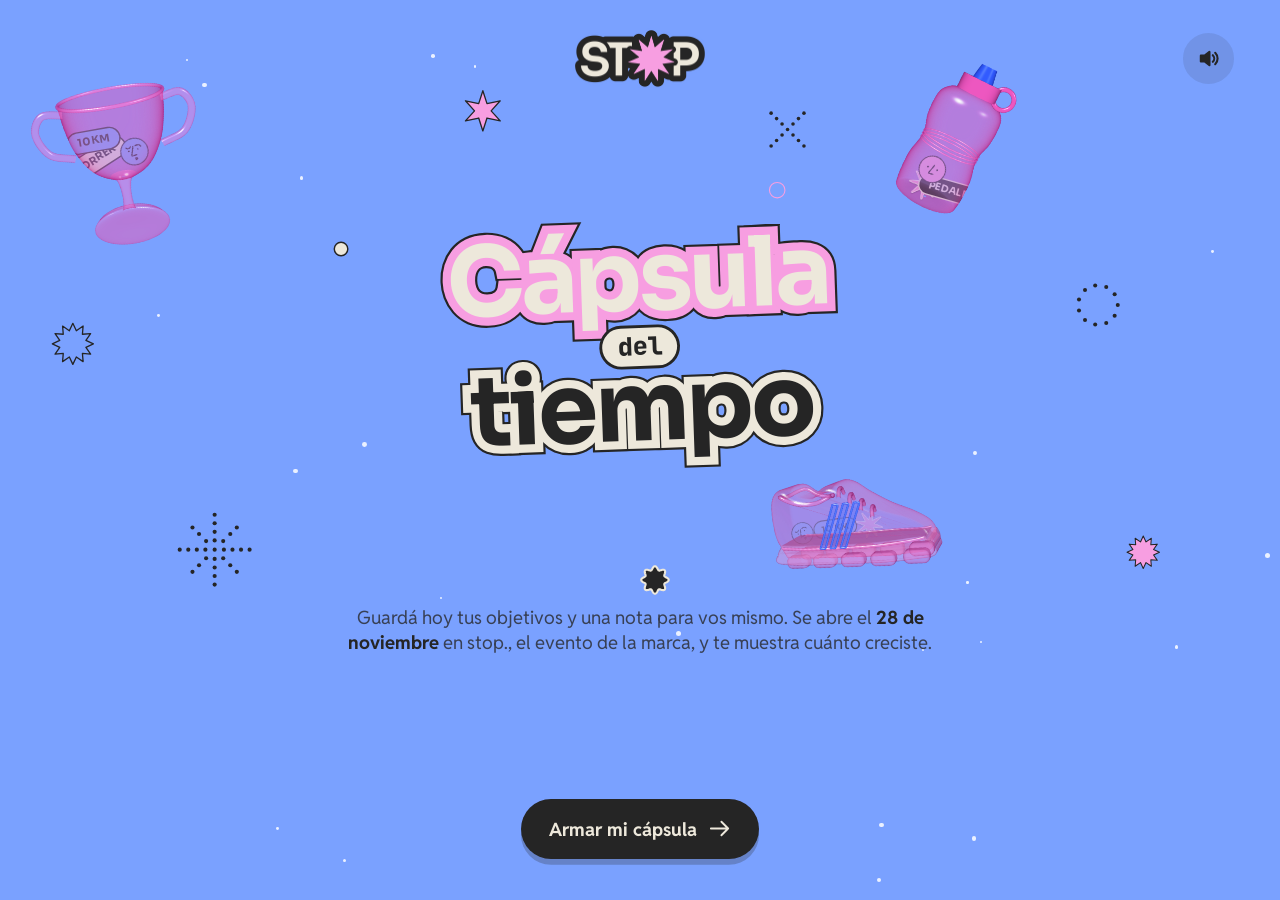
<file: docs/index.html>
<!doctype html>
<html lang="es">
<head>
  <meta charset="utf-8">
  <meta name="viewport" content="width=device-width, initial-scale=1, viewport-fit=cover">
  <meta name="theme-color" content="#7aa1ff">
  <meta name="description" content="Guardá tus objetivos y una nota para vos mismo. Tu cápsula se abre el 28 de noviembre en stop. y te muestra cuánto creciste.">
  <title>Cápsula del tiempo · stop.</title>
  <link rel="icon" href="assets/marca/logo-stop.png">
  <link rel="preconnect" href="https://fonts.googleapis.com">
  <link rel="preconnect" href="https://fonts.gstatic.com" crossorigin>
  <link href="https://fonts.googleapis.com/css2?family=JetBrains+Mono:wght@700;800&family=Reddit+Sans:wght@400;600;700&family=Sora:wght@400;600;700&display=swap" rel="stylesheet">
  <link rel="stylesheet" href="styles.css">
  <script src="config.js"></script>
  <script src="qrcode.js" defer></script>
  <script src="piezas.js" defer></script>
  <script src="app.js" defer></script>
</head>
<body data-tema="azul">
  <!-- Ícono del candado (botón de sellar y cápsula cerrada). -->
  <svg width="0" height="0" style="position:absolute" aria-hidden="true">
    <defs>
      <symbol id="d-candado" viewBox="0 0 100 100">
        <path d="M32 46V34a18 18 0 0 1 36 0v12" class="tr" style="stroke-width:8"/>
        <rect x="20" y="44" width="60" height="46" rx="12" fill="var(--rosa)" class="tr"/>
        <circle cx="50" cy="64" r="6" fill="var(--oscuro)"/>
        <path d="M50 66v10" class="tr"/>
      </symbol>
    </defs>
  </svg>

  <main class="app" id="app">

    <!-- ============ INICIO ============ -->
    <section class="pantalla pantalla--inicio" id="p-inicio" data-tema="azul" aria-labelledby="t-inicio">
      <div class="cielo" aria-hidden="true"></div>
      <header class="top" data-anim>
        <span class="header__lado" aria-hidden="true"></span>
        <img class="marca" src="assets/marca/logo-stop.png" alt="STOP" width="535" height="248" draggable="false">
        <button class="icon-btn icon-btn--sonido" id="btn-sonido" type="button" aria-pressed="true" aria-label="Sonidos activados">
          <svg viewBox="0 0 24 24" aria-hidden="true"><path class="s-base" d="M4 9h4l5-4v14l-5-4H4z"/><path class="s-on" d="M16.5 8.5a5 5 0 0 1 0 7M19 6a8.5 8.5 0 0 1 0 12"/><path class="s-off" d="M16 9l5 6M21 9l-5 6"/></svg>
        </button>
      </header>

      <!-- estado: sin cápsula -->
      <div class="estado" data-estado="vacio">
        <div class="hero">
          <div class="flotantes" id="flot-inicio" aria-hidden="true"></div>
          <div class="deco" id="deco-inicio" aria-hidden="true"></div>
          <h1 class="hero__titulo" id="t-inicio" tabindex="-1">
            <span class="sticker sticker--rosa" data-texto="Cápsula">Cápsula</span>
            <span class="hero__del">del</span>
            <span class="sticker sticker--tiempo" data-texto="tiempo">tiempo</span>
          </h1>
        </div>
        <p class="bajada bajada--centro" data-anim>Guardá hoy tus objetivos y una nota para vos mismo. Se abre el <strong data-fecha-evento>28 de noviembre</strong> en stop., el evento de la marca, y te muestra cuánto creciste.</p>
      </div>

      <!-- estado: sellada, esperando -->
      <div class="estado" data-estado="sellada" hidden>
        <p class="etiqueta" data-anim>tu cápsula está sellada</p>
        <div class="escena escena--espera" data-anim>
          <div class="deco" id="deco-espera" aria-hidden="true"></div>
          <div class="envase-slot envase-slot--grande flota" id="envase-espera"></div>
          <span class="candado-badge" aria-hidden="true"><svg viewBox="0 0 100 100"><use href="#d-candado"/></svg></span>
        </div>
        <p class="espera__evento" data-anim>Se abre en <strong id="espera-evento"></strong></p>
        <div class="cuenta" id="cuenta" role="timer" aria-live="off" data-anim>
          <div><b data-u="d">00</b><span>días</span></div>
          <div><b data-u="h">00</b><span>horas</span></div>
          <div><b data-u="m">00</b><span>min</span></div>
          <div><b data-u="s">00</b><span>seg</span></div>
        </div>
        <p class="espera__fecha" id="espera-fecha" data-anim></p>
      </div>

      <!-- estado: lista para abrir -->
      <div class="estado" data-estado="lista" hidden>
        <p class="etiqueta etiqueta--vivo" data-anim>stop. en vivo</p>
        <div class="escena escena--espera" data-anim>
          <div class="rayos" aria-hidden="true"></div>
          <div class="deco" id="deco-lista" aria-hidden="true"></div>
          <div class="envase-slot envase-slot--grande tiembla" id="envase-lista"></div>
        </div>
        <h1 class="titulo-grande" data-anim>¡Tu cápsula se desbloqueó!</h1>
        <p class="bajada bajada--centro" id="lista-texto" data-anim></p>
      </div>

      <!-- estado: ya abierta -->
      <div class="estado" data-estado="abierta" hidden>
        <p class="etiqueta" data-anim>tu última cápsula</p>
        <div class="resumen-mini" id="resumen-mini" data-anim></div>
      </div>

      <footer class="pie" data-anim>
        <div class="acciones">
          <button class="btn btn--primario" id="btn-inicio" type="button">
            <span class="btn__texto">Armar mi cápsula</span>
            <svg viewBox="0 0 24 24" aria-hidden="true"><path d="M3 12h18M14 5l7 7-7 7"/></svg>
          </button>
          <button class="btn btn--primario" id="btn-qr-inicio" type="button" hidden><svg viewBox="0 0 24 24" aria-hidden="true"><path d="M4 4h6v6H4zM14 4h6v6h-6zM4 14h6v6H4z" fill="none" stroke="currentColor" stroke-width="2"/><path d="M14 14h3v3h-3zM18 18h2v2h-2zM14 19h2v1h-2zM19 14h1v2h-1z" fill="currentColor"/></svg>Mi QR para la botellita</button>
          <button class="btn btn--secundario" id="btn-inicio-2" type="button" hidden></button>
        </div>
        <button class="link" id="btn-simular" type="button" hidden>Demo: simular que llegó el 28/11</button>
      </footer>
    </section>

    <!-- ============ CÓMO FUNCIONA (explicación, se puede omitir) ============ -->
    <section class="pantalla pantalla--intro" id="p-intro" data-tema="negro" aria-labelledby="t-intro" hidden>
      <div class="cielo" aria-hidden="true"></div>
      <header class="header" data-anim>
        <button class="icon-btn" data-volver type="button" aria-label="Volver">
          <svg viewBox="0 0 24 24" aria-hidden="true"><path d="M21 12H3M10 5l-7 7 7 7"/></svg>
        </button>
        <div class="barras-intro" id="barras-intro" aria-hidden="true"><i></i><i></i><i></i></div>
        <button class="link link--omitir" id="intro-omitir" type="button">Omitir</button>
      </header>
      <div class="collage" id="collage-intro" aria-hidden="true"></div>
      <div class="intro__textos" aria-live="polite">
        <span class="paso" id="intro-paso">1 de 3</span>
        <h1 class="intro__titulo" id="t-intro" tabindex="-1"></h1>
        <p class="bajada bajada--centro" id="intro-texto"></p>
      </div>
      <footer class="pie">
        <button class="btn btn--primario btn--ancho" id="intro-sig" type="button">
          <span class="btn__texto">Siguiente</span>
          <svg viewBox="0 0 24 24" aria-hidden="true"><path d="M3 12h18M14 5l7 7-7 7"/></svg>
        </button>
      </footer>
    </section>

    <!-- ============ PASO 1 · CÁPSULA ============ -->
    <section class="pantalla" id="p-envase" data-tema="negro" aria-labelledby="t-envase" hidden>
      <div class="cielo" aria-hidden="true"></div>
      <header class="header" data-anim>
        <button class="icon-btn" data-volver type="button" aria-label="Volver">
          <svg viewBox="0 0 24 24" aria-hidden="true"><path d="M21 12H3M10 5l-7 7 7 7"/></svg>
        </button>
        <div class="header__centro">
          <span class="paso">paso 1 de 5</span>
          <h1 class="header__titulo" id="t-envase" tabindex="-1">Elegí tu cápsula</h1>
        </div>
        <span class="header__lado" aria-hidden="true"></span>
      </header>

      <p class="pregunta" data-anim>¿Dónde vas a guardar tus objetivos?</p>

      <div class="carrusel" id="carrusel" role="radiogroup" aria-label="Tipo de cápsula" data-anim></div>
      <div class="puntos" id="puntos"></div>

      <footer class="pie" data-anim>
        <button class="btn btn--primario btn--ancho" data-siguiente type="button">
          Siguiente
          <svg viewBox="0 0 24 24" aria-hidden="true"><path d="M3 12h18M14 5l7 7-7 7"/></svg>
        </button>
        <div class="progreso" aria-hidden="true"><i class="on"></i><i></i><i></i><i></i><i></i></div>
      </footer>
    </section>

    <!-- ============ PASO 2 · OBJETIVOS ============ -->
    <section class="pantalla" id="p-objetivos" data-tema="azul" aria-labelledby="t-objetivos" hidden>
      <div class="cielo" aria-hidden="true"></div>
      <header class="header" data-anim>
        <button class="icon-btn" data-volver type="button" aria-label="Volver">
          <svg viewBox="0 0 24 24" aria-hidden="true"><path d="M21 12H3M10 5l-7 7 7 7"/></svg>
        </button>
        <div class="header__centro">
          <span class="paso">paso 2 de 5</span>
          <h1 class="header__titulo" id="t-objetivos" tabindex="-1">Sumá tus objetivos</h1>
        </div>
        <span class="header__lado" aria-hidden="true"></span>
      </header>

      <div class="contenido">
        <div class="llenando" data-anim>
          <div class="llenando__cap" id="cap-objetivos" aria-hidden="true"></div>
          <p class="llenando__txt" id="cap-contador" aria-live="polite">Tu cápsula está vacía</p>
        </div>
        <div class="pregunta-card" data-anim>
          <p class="pregunta-card__texto" id="pregunta" aria-live="polite"></p>
          <div class="pregunta-card__acciones">
            <button class="mini-btn mini-btn--fuerte" id="btn-sumar" type="button">
              <svg viewBox="0 0 24 24" aria-hidden="true"><path d="M12 5v14M5 12h14"/></svg>
              Sumar
            </button>
            <button class="mini-btn" id="btn-pregunta" type="button">
              <svg viewBox="0 0 24 24" aria-hidden="true"><path d="M4 12a8 8 0 0 1 14-5.3M20 12a8 8 0 0 1-14 5.3M18 3v4h-4M6 21v-4h4"/></svg>
              Otra pregunta
            </button>
            <button class="mini-btn" id="btn-aleatorio" type="button">
              <svg viewBox="0 0 24 24" aria-hidden="true"><path d="M3 7h3l10 10h5M3 17h3l3-3M14 10l2-3h5M18 4l3 3-3 3M18 14l3 3-3 3"/></svg>
              Aleatorio
            </button>
          </div>
        </div>
        <p class="ayuda" data-anim>Sumá todas las que quieras (hasta 6). Cada una entra a tu cápsula.</p>
        <div class="chips" id="chips" role="group" aria-label="Objetivos" data-anim></div>
        <div class="metas" id="metas" aria-live="polite"></div>
      </div>

      <footer class="pie" data-anim>
        <button class="btn btn--primario btn--ancho" data-siguiente type="button" aria-disabled="true">
          Siguiente
          <svg viewBox="0 0 24 24" aria-hidden="true"><path d="M3 12h18M14 5l7 7-7 7"/></svg>
        </button>
        <div class="progreso" aria-hidden="true"><i></i><i class="on"></i><i></i><i></i><i></i></div>
      </footer>
    </section>

    <!-- ============ PASO 3 · CANCIÓN ============ -->
    <section class="pantalla" id="p-cancion" data-tema="negro" aria-labelledby="t-cancion" hidden>
      <div class="cielo" aria-hidden="true"></div>
      <header class="header" data-anim>
        <button class="icon-btn" data-volver type="button" aria-label="Volver">
          <svg viewBox="0 0 24 24" aria-hidden="true"><path d="M21 12H3M10 5l-7 7 7 7"/></svg>
        </button>
        <div class="header__centro">
          <span class="paso">paso 3 de 5</span>
          <h1 class="header__titulo" id="t-cancion" tabindex="-1">Tu canción para darlo todo</h1>
        </div>
        <span class="header__lado" aria-hidden="true"></span>
      </header>

      <div class="contenido">
        <p class="bajada bajada--centro" data-anim>La que te pone en movimiento. Va a sonar cuando abras la cápsula el 28/11.</p>
        <div class="disco-elegido" id="disco-elegido" data-anim aria-live="polite"></div>
        <div class="buscador" data-anim>
          <svg viewBox="0 0 24 24" aria-hidden="true"><circle cx="11" cy="11" r="7"/><path d="M20 20l-4-4"/></svg>
          <label class="sr" for="in-cancion">Buscar una canción</label>
          <input id="in-cancion" type="search" placeholder="Buscá una canción o artista" autocomplete="off" enterkeyhint="search">
          <button class="mini-btn mini-btn--claro" id="btn-cancion-azar" type="button">
            <svg viewBox="0 0 24 24" aria-hidden="true"><path d="M3 7h3l10 10h5M3 17h3l3-3M14 10l2-3h5M18 4l3 3-3 3M18 14l3 3-3 3"/></svg>
            Aleatorio
          </button>
        </div>
        <ul class="canciones" id="canciones" role="listbox" aria-label="Canciones" data-anim></ul>
      </div>

      <footer class="pie" data-anim>
        <button class="btn btn--primario btn--ancho" data-siguiente type="button" aria-disabled="true">
          Siguiente
          <svg viewBox="0 0 24 24" aria-hidden="true"><path d="M3 12h18M14 5l7 7-7 7"/></svg>
        </button>
        <div class="progreso" aria-hidden="true"><i></i><i></i><i class="on"></i><i></i><i></i></div>
      </footer>
    </section>

    <!-- ============ PASO 4 · NOTA ============ -->
    <section class="pantalla" id="p-nota" data-tema="crema" aria-labelledby="t-nota" hidden>
      <div class="cielo" aria-hidden="true"></div>
      <header class="header" data-anim>
        <button class="icon-btn" data-volver type="button" aria-label="Volver">
          <svg viewBox="0 0 24 24" aria-hidden="true"><path d="M21 12H3M10 5l-7 7 7 7"/></svg>
        </button>
        <div class="header__centro">
          <span class="paso">paso 4 de 5</span>
          <h1 class="header__titulo" id="t-nota" tabindex="-1">Escribite una nota</h1>
        </div>
        <button class="link link--omitir" id="btn-omitir" type="button">Omitir</button>
      </header>

      <div class="contenido">
        <div class="preview" data-anim>
          <span class="preview__label">Así la vas a leer el 28/11</span>
          <div class="deco" id="deco-nota" aria-hidden="true"></div>
          <div class="nota-slot" id="slot-nota" role="img" aria-label="Vista previa de tu nota"></div>
        </div>

        <form id="form" novalidate autocomplete="off">
          <div class="campo" data-anim>
            <label class="campo__label" for="in-para">¿Para quién es?</label>
            <div class="input">
              <span class="input__prefijo" aria-hidden="true">para:</span>
              <input id="in-para" name="para" type="text" maxlength="20" value="mi yo del futuro"
                     autocapitalize="none" spellcheck="false" enterkeyhint="next">
            </div>
          </div>

          <div class="campo" id="campo-msg" data-anim>
            <label class="campo__label" for="in-msg">Tu mensaje</label>
            <div class="comienzos" role="group" aria-labelledby="ayuda-comienzos">
              <span class="comienzos__ayuda" id="ayuda-comienzos">Tocá una frase para empezar, o escribí lo tuyo</span>
              <div class="comienzos__lista">
                <button type="button" class="comienzo">Si estás leyendo esto</button>
                <button type="button" class="comienzo">Hoy me prometo</button>
                <button type="button" class="comienzo">No te olvides de</button>
                <button type="button" class="comienzo">Ojalá ya estés</button>
              </div>
            </div>
            <div class="textarea">
              <textarea id="in-msg" name="mensaje" maxlength="150" rows="3" placeholder="Hola, yo del futuro…"
                        enterkeyhint="done" aria-describedby="cont-msg"></textarea>
              <span class="contador contador--in" id="cont-msg">0 / 150</span>
            </div>
          </div>

          <fieldset class="campo colores" data-anim>
            <legend class="campo__label">Color de la nota</legend>
            <div class="colores__lista">
              <label class="swatch"><input type="radio" name="color" value="azul" checked><span class="swatch__c" style="--c:#7aa1ff"></span><span class="sr">Azul</span></label>
              <label class="swatch"><input type="radio" name="color" value="rosa"><span class="swatch__c" style="--c:#f79ee1"></span><span class="sr">Rosa</span></label>
            </div>
          </fieldset>
        </form>
      </div>

      <footer class="pie" data-anim>
        <button class="btn btn--primario btn--ancho" data-siguiente type="button" aria-disabled="true">
          Siguiente
          <svg viewBox="0 0 24 24" aria-hidden="true"><path d="M3 12h18M14 5l7 7-7 7"/></svg>
        </button>
        <div class="progreso" aria-hidden="true"><i></i><i></i><i></i><i class="on"></i><i></i></div>
      </footer>
    </section>

    <!-- ============ PASO 5 · SELLAR ============ -->
    <section class="pantalla" id="p-sellar" data-tema="negro" aria-labelledby="t-sellar" hidden>
      <div class="cielo" aria-hidden="true"></div>
      <header class="header" data-anim>
        <button class="icon-btn" data-volver type="button" aria-label="Volver">
          <svg viewBox="0 0 24 24" aria-hidden="true"><path d="M21 12H3M10 5l-7 7 7 7"/></svg>
        </button>
        <div class="header__centro">
          <span class="paso">paso 5 de 5</span>
          <h1 class="header__titulo" id="t-sellar" tabindex="-1">Sellala y mandala al 28/11</h1>
        </div>
        <span class="header__lado" aria-hidden="true"></span>
      </header>

      <div class="escena escena--sellar">
        <div class="deco" id="deco-sellar" aria-hidden="true"></div>
        <div class="nota-slot nota-slot--sellar" id="slot-sellar"></div>
        <div class="silueta" id="silueta-sellar" aria-hidden="true"></div>
        <div class="envase-slot envase-slot--grande" id="envase-sellar"></div>
        <span class="sello" id="sello" aria-hidden="true">s.</span>
        <div class="destello-sello" id="destello" aria-hidden="true"></div>
      </div>

      <footer class="pie" data-anim>
        <button class="mantener" id="btn-sellar" type="button" aria-describedby="ayuda-sellar">
          <svg class="mantener__aro" viewBox="0 0 80 80" aria-hidden="true"><circle cx="40" cy="40" r="36"/><circle class="mantener__avance" cx="40" cy="40" r="36"/></svg>
          <svg class="mantener__icono" viewBox="0 0 100 100" aria-hidden="true"><use href="#d-candado"/></svg>
        </button>
        <span class="ayuda-sellar" id="ayuda-sellar">Mantené presionado para sellar</span>
        <div class="progreso" aria-hidden="true"><i></i><i></i><i></i><i></i><i class="on"></i></div>
      </footer>
    </section>

    <!-- ============ SELLADA (toda la pantalla es la pieza para compartir) ============ -->
    <section class="pantalla pantalla--exito" id="p-sellada" data-tema="negro" aria-labelledby="t-sellada" hidden>
      <div class="cielo" aria-hidden="true"></div>
      <div class="deco" id="deco-exito" aria-hidden="true"></div>
      <header class="top">
        <span class="header__lado" aria-hidden="true"></span>
        <img class="marca marca--chica" src="assets/marca/logo-stop.png" alt="STOP" width="535" height="248" draggable="false">
        <button class="icon-btn" id="btn-cerrar" type="button" aria-label="Volver al inicio">
          <svg viewBox="0 0 24 24" aria-hidden="true"><path d="M5 5l14 14M19 5L5 19"/></svg>
        </button>
      </header>
      <div class="pieza" id="pieza">
        <span class="pieza__kicker">mi cápsula del tiempo</span>
        <h1 class="sticker sticker--azul sticker--grande" id="t-sellada" tabindex="-1" data-texto="¡Sellada!">¡Sellada!</h1>
        <div class="envase-slot envase-slot--pieza flota" id="envase-exito"></div>
        <p class="pieza__texto" id="pieza-texto"></p>
        <ul class="pieza__datos" id="pieza-datos"></ul>
      </div>
      <footer class="pie pie--compartir">
        <button class="pase-qr" id="btn-qr" type="button">
          <span class="pase-qr__icono"><svg viewBox="0 0 24 24" aria-hidden="true"><path d="M4 4h6v6H4zM14 4h6v6h-6zM4 14h6v6H4z" fill="none" stroke="currentColor" stroke-width="2"/><path d="M14 14h3v3h-3zM18 18h2v2h-2zM14 19h2v1h-2zM19 14h1v2h-1z" fill="currentColor"/></svg></span>
          <span class="pase-qr__txt"><strong>Tu QR para retirar tu botellita</strong><small>Mostralo al cierre, en la terraza</small></span>
          <svg class="pase-qr__flecha" viewBox="0 0 24 24" aria-hidden="true"><path d="M9 5l7 7-7 7"/></svg>
        </button>
        <div class="acciones acciones--fila">
          <button class="btn btn--primario" id="btn-historias" type="button">
            <svg viewBox="0 0 24 24" aria-hidden="true"><path d="M12 15V3M7 8l5-5 5 5M5 13v6a2 2 0 0 0 2 2h10a2 2 0 0 0 2-2v-6"/></svg>
            Historias o share
          </button>
          <button class="btn btn--secundario" data-grupo type="button">
            <svg viewBox="0 0 24 24" aria-hidden="true"><circle cx="9" cy="8" r="3.5"/><circle cx="17" cy="9" r="2.5"/><path d="M3 20c0-3.3 2.7-6 6-6s6 2.7 6 6M15 14.5c2.8 0 5 2 5 5"/></svg>
            Mi grupo
          </button>
        </div>
        <button class="link" id="btn-listo" type="button">Listo, volver al inicio</button>
      </footer>
    </section>
  </main>

  <!-- ============ HISTORIA (apertura estilo stories) ============ -->
  <div class="historia" id="historia" role="dialog" aria-modal="true" aria-label="Tu cápsula abierta" hidden>
    <div class="historia__barras" id="barras"></div>
    <button class="icon-btn historia__cerrar" id="historia-cerrar" type="button" aria-label="Cerrar">
      <svg viewBox="0 0 24 24" aria-hidden="true"><path d="M5 5l14 14M19 5L5 19"/></svg>
    </button>
    <div class="historia__slides" id="slides"></div>
    <button class="historia__zona historia__zona--atras" id="zona-atras" type="button" aria-label="Anterior"></button>
    <button class="historia__zona historia__zona--adelante" id="zona-adelante" type="button" aria-label="Siguiente"></button>
    <p class="historia__ayuda" id="historia-ayuda">Tocá para seguir</p>
  </div>

  <!-- ============ CARGA (stickers motivacionales, se puede omitir) ============ -->
  <div class="carga" id="carga" data-tema="negro" role="status" aria-live="polite" hidden>
    <div class="cielo" aria-hidden="true"></div>
    <button class="link link--omitir carga__omitir" id="carga-omitir" type="button">Omitir</button>
    <div class="collage" id="collage-carga" aria-hidden="true"></div>
    <p class="carga__texto" id="carga-texto"></p>
    <div class="carga__barra" aria-hidden="true"><i></i></div>
  </div>

  <!-- Compartir con tu grupo dentro de SPOT! -->
  <dialog class="sheet sheet--grupo" id="dlg-grupo" aria-labelledby="dlg-grupo-titulo">
    <span class="sheet__asa" aria-hidden="true"></span>
    <h2 id="dlg-grupo-titulo">Compartir con tu grupo</h2>
    <p id="dlg-grupo-texto">Tu grupo de SPOT! va a ver tu progreso.</p>
    <ul class="grupos" id="grupos"></ul>
    <div class="acciones">
      <button class="btn btn--primario btn--ancho" id="grupo-enviar" type="button" aria-disabled="true">Enviar</button>
      <button class="btn btn--secundario" id="grupo-cancelar" type="button">Cancelar</button>
    </div>
  </dialog>
  <dialog class="sheet sheet--logros" id="dlg-logros" aria-labelledby="dlg-logros-titulo">
    <span class="sheet__asa" aria-hidden="true"></span>
    <h2 id="dlg-logros-titulo">Mis logros</h2>
    <p id="dlg-logros-texto"></p>
    <ul class="logros" id="logros"></ul>
    <div class="acciones">
      <button class="btn btn--primario btn--ancho" id="logros-cerrar" type="button">Listo</button>
    </div>
  </dialog>
  <dialog class="sheet sheet--qr" id="dlg-qr" aria-labelledby="dlg-qr-titulo">
    <span class="sheet__asa" aria-hidden="true"></span>
    <p class="qr__kicker">tu pase de cápsula</p>
    <h2 id="dlg-qr-titulo">Retirá tu botellita</h2>
    <form class="qr__form" id="qr-form" hidden novalidate>
      <p class="qr__texto">Tu QR lleva tu nombre y tu dorsal para que el staff encuentre tu botella.</p>
      <div class="campo">
        <label class="campo__label" for="qr-nombre">Nombre y apellido</label>
        <div class="input"><input id="qr-nombre" type="text" maxlength="40" autocomplete="name" enterkeyhint="next"></div>
      </div>
      <div class="campo">
        <label class="campo__label" for="qr-dorsal">Número de dorsal <small class="qr__ayuda">· está en tu pase</small></label>
        <div class="input"><input id="qr-dorsal" type="text" inputmode="numeric" maxlength="5" placeholder="Ej. 3043" enterkeyhint="done"></div>
      </div>
      <div class="acciones"><button class="btn btn--primario btn--ancho" type="submit">Ver mi QR</button></div>
    </form>
    <div id="qr-ver">
    <div class="qr__caja" id="qr-caja" role="img" aria-label="Código QR de tu cápsula"></div>
    <p class="qr__codigo" id="qr-codigo"></p>
    <p class="qr__titular"><span id="qr-titular"></span> · <button class="qr__editar" id="qr-editar" type="button">cambiar</button></p>
    <p class="qr__texto">Mostralo en la <strong>Estación de cápsulas</strong>, en la terraza del Palacio Libertad, al cierre del 28/11. Llevá tu DNI.</p>
    <p class="qr__nota">Es personal: no lo compartas en tus historias.</p>
    <div class="acciones">
      <button class="btn btn--primario btn--ancho" id="qr-guardar" type="button">Guardar en el celu</button>
      <button class="btn btn--secundario" id="qr-cerrar" type="button">Listo</button>
    </div>
    </div>
  </dialog>
  <div class="toast" id="toast" role="status" aria-live="polite" hidden></div>

  <dialog class="sheet" id="dlg-borrar" aria-labelledby="dlg-titulo">
    <h2 id="dlg-titulo">¿Cambiar tu cápsula?</h2>
    <p>Se borra la que tenés sellada en este teléfono y armás una nueva.</p>
    <div class="acciones">
      <button class="btn btn--primario" id="dlg-seguir" type="button">Mejor no</button>
      <button class="btn btn--secundario" id="dlg-confirmar" type="button">Cambiarla</button>
    </div>
  </dialog>
</body>
</html>
</file>
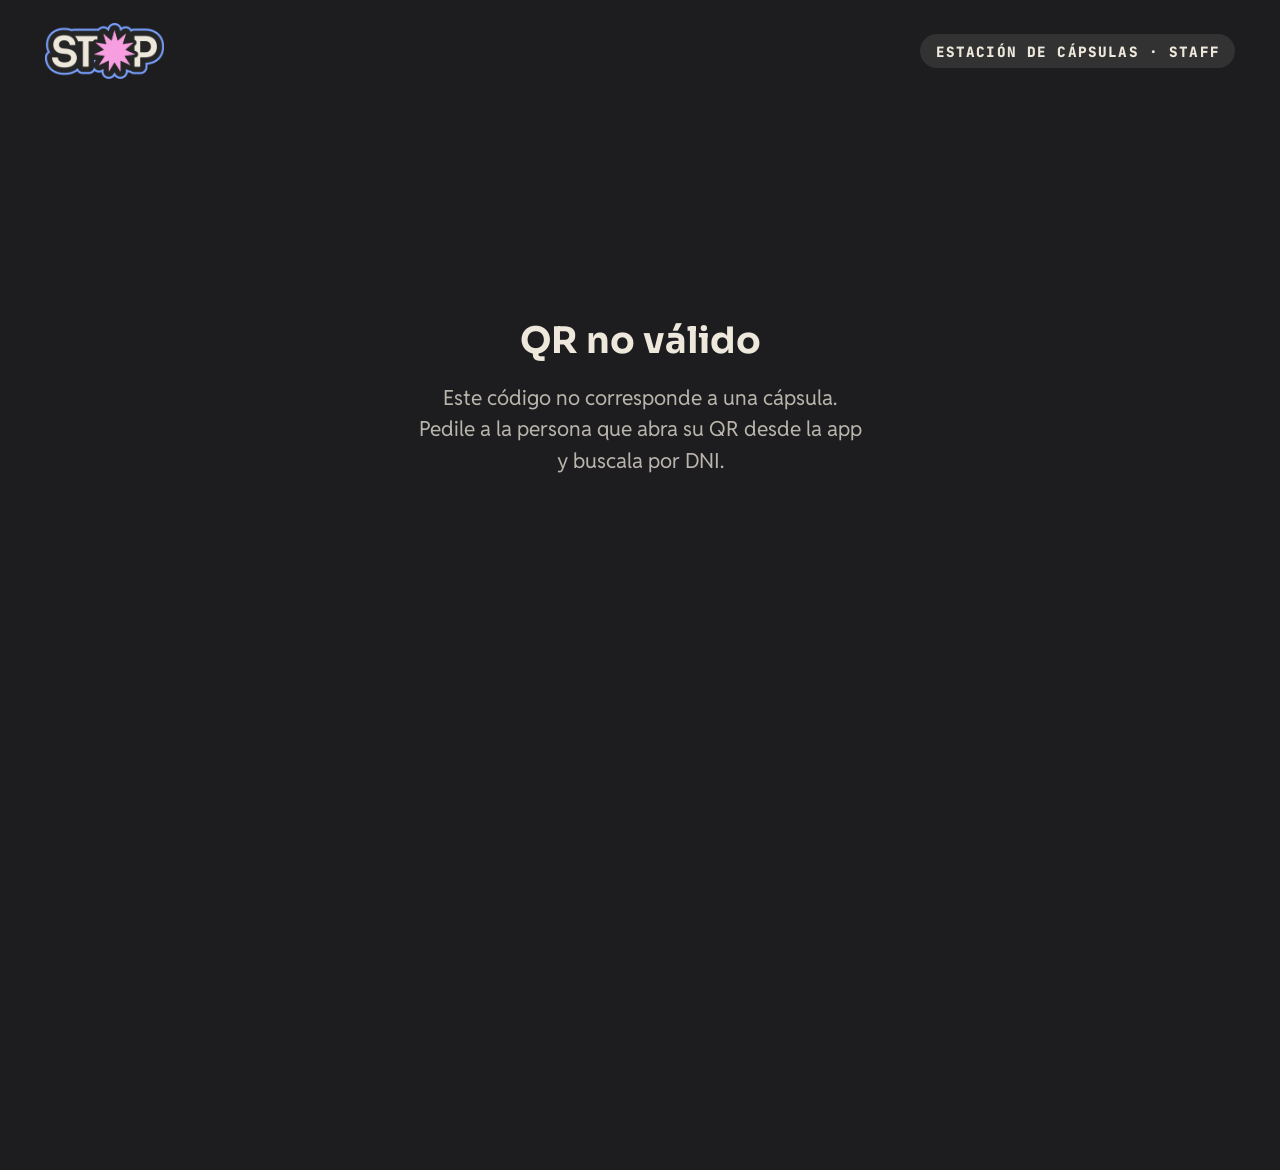
<file: docs/estacion.html>
<!doctype html>
<html lang="es">
<head>
  <meta charset="utf-8">
  <meta name="viewport" content="width=device-width, initial-scale=1, viewport-fit=cover">
  <meta name="theme-color" content="#1d1d1f">
  <meta name="robots" content="noindex">
  <title>Estación de cápsulas · stop.</title>
  <link rel="icon" href="assets/marca/logo-stop.png">
  <link rel="preconnect" href="https://fonts.googleapis.com">
  <link rel="preconnect" href="https://fonts.gstatic.com" crossorigin>
  <link href="https://fonts.googleapis.com/css2?family=JetBrains+Mono:wght@700;800&family=Reddit+Sans:wght@400;600;700&family=Sora:wght@600;700;800&display=swap" rel="stylesheet">
  <style>
    /* Vista de staff: se abre al escanear el QR de una cápsula en la Estación de cápsulas. */
    :root {
      --noche: #1d1d1f; --oscuro: #252525; --crema: #ede8db; --azul: #7aa1ff; --rosa: #f79ee1;
      --f-titulo: 'Sora', system-ui, sans-serif; --f-texto: 'Reddit Sans', system-ui, sans-serif; --f-mono: 'JetBrains Mono', ui-monospace, monospace;
      --ease-rebote: cubic-bezier(.3, 1.5, .5, 1);
      color-scheme: dark;
    }
    * { box-sizing: border-box; }
    [hidden] { display: none !important; }
    body { margin: 0; min-height: 100vh; background: var(--noche); color: var(--crema); font: 400 16px/1.5 var(--f-texto); -webkit-font-smoothing: antialiased; }
    .app { max-width: 460px; margin: 0 auto; padding: max(18px, env(safe-area-inset-top)) 18px calc(28px + env(safe-area-inset-bottom)); display: grid; gap: 22px; }
    .top { display: flex; align-items: center; justify-content: space-between; gap: 12px; }
    .top img { width: 92px; height: auto; }
    .rol { padding: 6px 12px; border-radius: 20px; background: rgba(237, 232, 219, .1); font: 800 11px var(--f-mono); letter-spacing: .08em; text-transform: uppercase; }
    .aviso { display: flex; gap: 12px; align-items: flex-start; padding: 14px 16px; border-radius: 18px; font-size: 15px; line-height: 1.4; color: var(--oscuro); box-shadow: 0 0 0 2px var(--oscuro); }
    .aviso b { display: block; font: 700 17px var(--f-titulo); }
    .aviso--ok { background: var(--azul); }
    .aviso--alerta { background: var(--rosa); }
    .aviso--info { background: var(--crema); }
    .aviso__ico { flex: none; width: 28px; height: 28px; border-radius: 50%; background: var(--oscuro); color: var(--crema); display: grid; place-items: center; font: 800 16px var(--f-mono); }

    .botella { display: grid; grid-template-columns: minmax(0, 1fr) auto; gap: 4px 14px; align-items: end; padding: 20px; border-radius: 22px; background: var(--rosa); color: var(--oscuro); box-shadow: 0 0 0 2px var(--oscuro), 6px 6px 0 2px var(--azul); }
    .botella__rotulo { grid-column: 1 / -1; font: 800 11px var(--f-mono); letter-spacing: .1em; text-transform: uppercase; }
    .botella__numero { font: 800 clamp(44px, 14vw, 64px)/.95 var(--f-titulo); letter-spacing: -.05em; font-variant-numeric: tabular-nums; white-space: nowrap; }
    .botella__estante { justify-self: end; text-align: center; padding: 8px 12px; border-radius: 14px; background: var(--oscuro); color: var(--crema); }
    .botella__estante small { display: block; font: 800 10px var(--f-mono); letter-spacing: .1em; opacity: .7; }
    .botella__estante strong { font: 800 26px var(--f-mono); }
    .botella__dato { grid-column: 1 / -1; font-size: 14px; opacity: .8; }

    /* dorsal: el mismo de la landing */
    .dorsal { position: relative; width: min(330px, 92%); justify-self: center; border-radius: 14px; background: #fff; color: var(--oscuro); box-shadow: 0 0 0 2.5px var(--oscuro), 8px 8px 0 2.5px var(--rosa); rotate: -2deg; overflow: hidden; text-align: left; margin-block: 6px 10px; animation: entrar .7s var(--ease-rebote) both; }
    @keyframes entrar { from { opacity: 0; transform: translateY(30px) rotate(-12deg) scale(.8); } }
    .dorsal__ojal { position: absolute; width: 14px; height: 14px; border-radius: 50%; background: var(--crema); box-shadow: inset 0 0 0 2px var(--oscuro), 0 0 0 3px #d9d4c8; z-index: 2; }
    .dorsal__ojal:nth-of-type(1) { left: 10px; top: 10px; } .dorsal__ojal:nth-of-type(2) { right: 10px; top: 10px; }
    .dorsal__ojal:nth-of-type(3) { left: 10px; bottom: 14px; } .dorsal__ojal:nth-of-type(4) { right: 10px; bottom: 14px; }
    .dorsal__banda { display: flex; justify-content: space-between; align-items: center; gap: 8px; padding: 16px 38px; background: var(--rosa); border-bottom: 2.5px solid var(--oscuro); }
    .dorsal__banda img { width: 64px; height: auto; }
    .dorsal__banda span { font: 800 10px var(--f-mono); letter-spacing: .08em; text-transform: uppercase; }
    .dorsal__cuerpo { padding: 18px 26px 20px; display: grid; gap: 12px; justify-items: center; text-align: center; }
    .dorsal__numero { font: 800 clamp(84px, 24vw, 108px)/.95 var(--f-titulo); letter-spacing: -.06em; font-variant-numeric: tabular-nums; }
    .dorsal__nombre { font: 800 15px var(--f-mono); text-transform: uppercase; letter-spacing: .06em; }
    .dorsal__etiquetas { display: flex; flex-wrap: wrap; justify-content: center; gap: 10px; margin-top: 6px; }
    .dorsal__etiquetas span { padding: 4px 10px; border-radius: 12px; font: 800 11px var(--f-mono); text-transform: uppercase; letter-spacing: .04em; box-shadow: 0 0 0 2px var(--oscuro); }
    .dorsal__cat { background: var(--azul); }
    .dorsal__palabra { background: var(--crema); }
    .dorsal__chip { display: flex; align-items: center; gap: 10px; margin: 6px 26px 0; padding: 10px 12px; border-radius: 8px; background: var(--oscuro); color: var(--crema); font: 800 10px var(--f-mono); letter-spacing: .1em; }
    .dorsal__chip i { flex: 1; height: 16px; background: repeating-linear-gradient(90deg, var(--crema) 0 2px, transparent 2px 4px, var(--crema) 4px 5px, transparent 5px 8px); opacity: .85; }
    .dorsal__talon { margin-top: 18px; padding: 14px 38px 16px; border-top: 2.5px dashed var(--oscuro); display: grid; justify-items: center; text-align: center; gap: 2px; font: 700 11px var(--f-mono); text-transform: uppercase; letter-spacing: .04em; background: #f7f3ea; }

    .pasos { list-style: none; margin: 0; padding: 0; display: grid; gap: 12px; counter-reset: p; }
    .pasos li { display: grid; grid-template-columns: 32px minmax(0, 1fr); gap: 12px; align-items: start; font-size: 16px; line-height: 1.45; }
    .pasos li::before { counter-increment: p; content: counter(p); display: grid; place-items: center; width: 32px; height: 32px; border-radius: 50%; background: var(--crema); color: var(--oscuro); font: 800 14px var(--f-mono); }
    .pasos b { color: var(--rosa); white-space: nowrap; }
    .btn { display: inline-flex; align-items: center; justify-content: center; gap: 10px; width: 100%; min-height: 56px; padding: 0 24px; border: 0; border-radius: 30px; font: 700 17px var(--f-texto); cursor: pointer; transition: transform .15s; }
    .btn:active { transform: scale(.97); }
    .btn--crema { background: var(--crema); color: var(--oscuro); box-shadow: 0 5px 0 var(--rosa); }
    .btn--borde { background: transparent; color: var(--crema); box-shadow: inset 0 0 0 2px rgba(237, 232, 219, .4); min-height: 48px; font-size: 15px; }
    .acciones { display: grid; gap: 14px; margin-top: 4px; }
    .vacio { text-align: center; padding-top: 18vh; display: grid; gap: 14px; justify-items: center; }
    .vacio h1 { margin: 0; font: 700 28px var(--f-titulo); }
    .vacio p { margin: 0; opacity: .75; max-width: 32ch; }
    .ficha { display: grid; gap: 22px; }
    @media (prefers-reduced-motion: reduce) { .dorsal { animation: none; } }

    /* tablet / iPad: vertical se agranda entero; horizontal pasa a dos columnas (datos a la izquierda, dorsal a la derecha) */
    @media (orientation: portrait) and (min-width: 700px) { body { zoom: 1.2; } }
    @media (orientation: portrait) and (min-width: 1000px) { body { zoom: 1.5; } }
    @media (orientation: landscape) and (min-width: 900px) {
      body { zoom: 1.3; }
      .app { max-width: 980px; padding-inline: 32px; }
      .ficha { grid-template-columns: minmax(0, 1fr) minmax(0, 1fr); grid-auto-flow: row dense; gap: 22px 48px; align-items: start; }
      .ficha > * { grid-column: 1; }
      .ficha > .dorsal { grid-column: 2; grid-row: 1 / span 7; align-self: center; width: min(360px, 100%); }
    }
  </style>
</head>
<body>
  <main class="app">
    <header class="top">
      <img src="assets/marca/logo-stop.png" alt="STOP" width="535" height="248">
      <span class="rol">Estación de cápsulas · staff</span>
    </header>

    <section id="ficha" hidden>
      <div class="ficha">
        <div class="aviso aviso--alerta" id="aviso-entregada" hidden><span class="aviso__ico">!</span><span><b>Esta cápsula ya se entregó</b><span id="aviso-entregada-txt"></span></span></div>
        <div class="aviso aviso--info" id="aviso-sinpost" hidden><span class="aviso__ico">i</span><span><b>Pase sin post</b>No incluye botellita. Ofrecé sumarse al post en el stand de Stop.</span></div>

        <div class="botella">
          <span class="botella__rotulo">Cápsula · botella</span>
          <span class="botella__numero" id="b-numero">N° 0000</span>
          <span class="botella__estante"><small>ESTANTE</small><strong id="b-estante">A-01</strong></span>
          <span class="botella__dato" id="b-dato"></span>
        </div>

        <div class="dorsal" aria-label="Dorsal del corredor">
          <i class="dorsal__ojal"></i><i class="dorsal__ojal"></i><i class="dorsal__ojal"></i><i class="dorsal__ojal"></i>
          <div class="dorsal__banda"><img src="assets/marca/logo-stop.png" alt="Stop" width="535" height="248"><span>Night 10K · 28.11</span></div>
          <div class="dorsal__cuerpo">
            <div class="dorsal__numero" id="d-numero">0000</div>
            <div class="dorsal__nombre" id="d-nombre"></div>
            <div class="dorsal__etiquetas"><span class="dorsal__cat" id="d-pase">Carrera + post</span><span class="dorsal__palabra" id="d-palabra" hidden></span></div>
          </div>
          <div class="dorsal__chip" aria-hidden="true">CHIP<i></i></div>
          <div class="dorsal__talon"><span id="d-talon">Post · Palacio Libertad</span><span id="d-cod"></span></div>
        </div>

        <ol class="pasos">
          <li><span>Pedí el DNI y verificá que diga <b id="p-nombre"></b>.</span></li>
          <li><span>Buscá la botella <b id="p-botella"></b> en el estante <b id="p-estante"></b>.</span></li>
          <li><span>Entregala con la frase de cierre: <i>“Esto te lo dejaste vos antes de largar”</i>.</span></li>
        </ol>

        <div class="aviso aviso--ok" id="aviso-ok" hidden><span class="aviso__ico">✓</span><span><b>Entregada</b><span id="aviso-ok-txt"></span></span></div>
        <div class="acciones">
          <button class="btn btn--crema" id="btn-entregar" type="button">Marcar como entregada</button>
          <button class="btn btn--borde" id="btn-deshacer" type="button" hidden>Deshacer entrega</button>
        </div>
      </div>
    </section>

    <section class="vacio" id="vacio" hidden>
      <h1>QR no válido</h1>
      <p>Este código no corresponde a una cápsula. Pedile a la persona que abra su QR desde la app y buscala por DNI.</p>
    </section>
  </main>

  <script>
  (() => {
    'use strict';
    const $ = (s) => document.querySelector(s);
    const q = new URLSearchParams(location.hash.slice(1) || location.search.slice(1));
    const cod = (q.get('c') || '').toUpperCase();
    const num = (cod.match(/^CAP-(\d{3,6})$/) || [])[1];
    if (!num) { $('#vacio').hidden = false; return; }

    // El estante sale del número de cápsula: 6 estantes (A–F) de 30 lugares.
    const n = Number(num);
    const estante = 'ABCDEF'[n % 6] + '-' + String(Math.floor(n / 6) % 30 + 1).padStart(2, '0');
    const nombre = (q.get('n') || 'Sin nombre').slice(0, 40);
    const dorsal = (q.get('d') || '').replace(/\D/g, '').slice(0, 5) || '—';
    const conPost = q.get('p') !== 'carrera';
    const palabra = (q.get('w') || '').slice(0, 24);
    const ENVASE = { botella: 'Botella de agua', trofeo: 'Trofeo', zapatilla: 'Zapatilla' };
    const envase = ENVASE[q.get('e')] || '';
    const obj = Number(q.get('o')) || 0;

    $('#b-numero').textContent = 'N° ' + num;
    $('#b-estante').textContent = estante;
    $('#b-dato').textContent = [envase && 'Eligió: ' + envase, obj && `${obj} ${obj === 1 ? 'objetivo' : 'objetivos'} adentro`].filter(Boolean).join(' · ');
    $('#d-numero').textContent = dorsal;
    $('#d-nombre').textContent = nombre;
    $('#d-pase').textContent = conPost ? 'Carrera + post' : 'Carrera';
    $('#d-palabra').hidden = !palabra;
    $('#d-palabra').textContent = palabra ? 'Llegás con: ' + palabra : '';
    $('#d-talon').textContent = conPost ? 'Post · Palacio Libertad' : 'Pre · Parque M. Argentinas';
    $('#d-cod').textContent = 'Cápsula ' + cod;
    $('#p-nombre').textContent = nombre;
    $('#p-botella').textContent = 'N° ' + num;
    $('#p-estante').textContent = estante;
    $('#aviso-sinpost').hidden = conPost;
    document.title = `Cápsula N° ${num} · ${nombre}`;

    // Entregas: se guardan en el teléfono del staff (en la versión real, en el sistema de la estación).
    const KEY = 'stop-estacion-entregas';
    const leer = () => { try { return JSON.parse(localStorage.getItem(KEY)) || {}; } catch { return {}; } };
    const escribir = (o) => { try { localStorage.setItem(KEY, JSON.stringify(o)); } catch { /* sin almacenamiento */ } };
    const hora = (iso) => new Date(iso).toLocaleTimeString('es-AR', { hour: '2-digit', minute: '2-digit', hour12: false });
    function pintar(recien) {
      const cuando = leer()[cod];
      $('#aviso-entregada').hidden = !cuando || recien;
      $('#aviso-entregada-txt').textContent = cuando ? ` a las ${hora(cuando)} h. Verificá el DNI antes de volver a entregar.` : '';
      $('#aviso-ok').hidden = !(cuando && recien);
      $('#aviso-ok-txt').textContent = cuando ? ` a las ${hora(cuando)} h. En la versión real, su cápsula se desbloquea en la app.` : '';
      $('#btn-entregar').hidden = !!cuando || !conPost;
      $('#btn-deshacer').hidden = !cuando;
    }
    $('#btn-entregar').addEventListener('click', () => {
      const o = leer(); o[cod] = new Date().toISOString(); escribir(o);
      navigator.vibrate?.(30);
      pintar(true);
    });
    $('#btn-deshacer').addEventListener('click', () => { const o = leer(); delete o[cod]; escribir(o); pintar(false); });
    pintar(false);
    $('#ficha').hidden = false;
  })();
  </script>
</body>
</html>
</file>
<file: docs/styles.css>
/* ===== Cápsula del tiempo · stop. — identidad SPOT!/post. con estructura de Spotify Time Capsule =====
   Todo plano: fondos lisos, sombras duras, sin gradientes.
   Cada pantalla tiene su fondo (azul, rosa, crema o negro). Los tokens --t-* son la tinta del tema:
   oscura sobre color y crema sobre negro, así todo el texto se lee en cualquier fondo. */
:root {
  --crema: #ede8db;
  --azul: #7aa1ff;
  --rosa: #f79ee1;
  --oscuro: #252525;
  --f-titulo: 'Sora', system-ui, sans-serif;
  --f-texto: 'Reddit Sans', system-ui, sans-serif;
  --f-mono: 'JetBrains Mono', ui-monospace, monospace;
  --ease-out: cubic-bezier(.2, .8, .2, 1);
  --ease-rebote: cubic-bezier(.3, 1.5, .5, 1);
  color-scheme: light;
}

/* ---------- temas ---------- */
[data-tema] {
  --tinta: 37, 37, 37;
  --fg: var(--oscuro);
  --btn-bg: var(--oscuro);
  --btn-fg: var(--crema);
  --brillo-1: rgba(237, 232, 219, .85);
  --brillo-2: rgba(247, 158, 225, .9);
  --estrella: rgba(255, 255, 255, .85);
}
[data-tema="azul"] { --bg: var(--azul); }
[data-tema="rosa"] { --bg: var(--rosa); --brillo-2: rgba(122, 161, 255, .9); }
[data-tema="crema"] { --bg: var(--crema); --brillo-1: rgba(122, 161, 255, .7); --brillo-2: rgba(247, 158, 225, .8); --estrella: rgba(122, 161, 255, .7); }
[data-tema="negro"] {
  --bg: #1d1d1f;
  --tinta: 237, 232, 219;
  --fg: var(--crema);
  --btn-bg: var(--crema);
  --btn-fg: var(--oscuro);
  --brillo-1: rgba(122, 161, 255, .75);
  --brillo-2: rgba(247, 158, 225, .7);
  --estrella: rgba(237, 232, 219, .8);
 
  color-scheme: dark;
}
[data-tema] {
  --t-04: rgba(var(--tinta), .4);
  --t-06: rgba(var(--tinta), .07);
  --t-10: rgba(var(--tinta), .11);
  --t-15: rgba(var(--tinta), .17);
  --t-55: rgba(var(--tinta), .62);
  --t-70: rgba(var(--tinta), .78);
}

*, *::before, *::after { box-sizing: border-box; }
html { -webkit-text-size-adjust: 100%; }
body {
  margin: 0;
  background: var(--bg);
  color: var(--fg);
  font: 400 16px/1.35 var(--f-texto);
  -webkit-font-smoothing: antialiased;
  -webkit-tap-highlight-color: transparent;
  overflow-x: hidden;
  transition: background-color .5s var(--ease-out);
}
button, input, textarea { font: inherit; color: inherit; }
button { cursor: pointer; }
[hidden] { display: none !important; }
.sr { position: absolute; width: 1px; height: 1px; overflow: hidden; clip: rect(0 0 0 0); white-space: nowrap; }
svg { display: block; }
img { max-width: 100%; }
:focus-visible { outline: 3px solid var(--fg); outline-offset: 3px; }

.tr { stroke: var(--oscuro); stroke-width: var(--tr-w, 5); stroke-linecap: round; stroke-linejoin: round; }
.tr:not([fill]) { fill: none; }

/* ---------- estructura ---------- */
.app {
  position: relative;
  display: grid;
  grid-template-columns: minmax(0, 1fr);
  max-width: 440px;
  min-height: 100vh;
  min-height: calc(100dvh / var(--z));
  margin: 0 auto;
}
.pantalla {
  position: relative;
  grid-area: 1 / 1;
  min-width: 0;
  display: flex;
  flex-direction: column;
  min-height: 100vh;
  min-height: calc(100dvh / var(--z));
  padding-top: env(safe-area-inset-top);
  background: var(--bg);
  color: var(--fg);
  overflow: hidden;
  isolation: isolate;
  transition: background-color .5s var(--ease-out);
}
.pantalla > * { position: relative; z-index: 1; }
.pantalla.saliendo { pointer-events: none; z-index: 0; }
.pantalla.entrando { z-index: 1; }

/* cielo de estrellitas */
.cielo { position: absolute !important; inset: 0; z-index: 0 !important; pointer-events: none; }
.cielo i {
  position: absolute;
  width: var(--t); height: var(--t);
  border-radius: 50%;
  background: var(--estrella);
  animation: titilar var(--d) ease-in-out infinite;
}
@keyframes titilar { 0%, 100% { opacity: .15; transform: scale(.6); } 50% { opacity: 1; transform: scale(1.2); } }

.top {
  display: grid;
  grid-template-columns: 44px 1fr 44px;
  align-items: center;
  padding: 16px 16px 0;
}

.header {
  display: grid;
  grid-template-columns: 64px 1fr 64px;
  align-items: center;
  gap: 4px;
  min-height: 64px;
  padding: 10px 14px;
  margin: 6px 0 10px;
}
.header__centro { text-align: center; }
.paso {
  display: inline-block;
  padding: 3px 10px;
  border-radius: 20px;
  background: var(--t-10);
  font: 800 11px/16px var(--f-mono);
  text-transform: uppercase;
  letter-spacing: .04em;
}
.header__titulo {
  margin: 8px 0 0;
  font: 700 21px/1.2 var(--f-titulo);
  letter-spacing: -.02em;
  text-wrap: balance;
  outline: none;
}
.header__lado { width: 44px; height: 44px; }

.icon-btn {
  width: 44px; height: 44px;
  display: grid; place-items: center;
  border: 0; border-radius: 50%;
  background: var(--t-10);
  color: var(--fg);
  transition: background-color .2s, transform .15s;
}
.icon-btn svg { width: 22px; height: 22px; fill: none; stroke: currentColor; stroke-width: 2.2; stroke-linecap: round; stroke-linejoin: round; }
.icon-btn:hover { background: var(--t-15); }
.icon-btn--sonido svg { width: 20px; height: 20px; }
.icon-btn--sonido .s-base { fill: currentColor; stroke: currentColor; }
.icon-btn--sonido .s-off, .icon-btn--sonido[aria-pressed="false"] .s-on { display: none; }
.icon-btn--sonido[aria-pressed="false"] .s-off { display: block; }
.icon-btn--sonido[aria-pressed="false"] { opacity: .6; }
.icon-btn:active { transform: scale(.9); }

.contenido { padding: 0 20px; }
.bajada { margin: 8px 0 12px; font-size: 16px; line-height: 22px; color: var(--t-70); }
.bajada--centro { text-align: center; max-width: 340px; margin-inline: auto; padding: 0 8px; }
.bajada strong { font-weight: 700; color: var(--fg); }
.ayuda { margin: 14px 0 0; font-size: 14px; line-height: 19px; color: var(--t-70); }
.ayuda--centro { text-align: center; padding: 0 24px; }
.tarjeta + .ayuda--centro { margin-top: 26px; }
.pregunta { margin: 10px 28px 6px; text-align: center; font: 600 17px/1.3 var(--f-titulo); color: var(--t-70); }

.etiqueta {
  position: relative;
  z-index: 3;
  margin: 20px auto 0;
  width: max-content;
  padding: 6px 12px;
  border-radius: 20px;
  background: var(--t-10);
  font: 800 12px/16px var(--f-mono);
  text-transform: uppercase;
}
.etiqueta--vivo { background: var(--crema); color: var(--oscuro); box-shadow: 0 0 0 2px var(--oscuro); }
.etiqueta--vivo::before {
  content: '';
  display: inline-block;
  width: 8px; height: 8px;
  margin-right: 8px;
  border-radius: 50%;
  background: #ff4d6d;
  vertical-align: 1px;
  animation: latir 1.1s ease-in-out infinite;
}
@keyframes latir { 50% { opacity: .2; } }
@keyframes sacudon { 0%, 80%, 100% { rotate: 0deg; } 84% { rotate: -14deg; } 88% { rotate: 12deg; } 92% { rotate: -6deg; } }

/* ---------- botones ---------- */
.btn {
  position: relative;
  display: inline-flex;
  align-items: center;
  justify-content: center;
  gap: 10px;
  min-height: 52px;
  padding: 12px 24px;
  border: 0;
  border-radius: 30px;
  font: 700 16px/21px var(--f-texto);
  white-space: nowrap;
  overflow: hidden;
  transition: background-color .25s, color .25s, transform .15s var(--ease-out), box-shadow .25s;
}
.btn svg { width: 20px; height: 20px; flex: none; fill: none; stroke: currentColor; stroke-width: 2; stroke-linecap: round; stroke-linejoin: round; }
.btn:active { transform: scale(.95); }
.btn--primario { background: var(--btn-bg); color: var(--btn-fg); box-shadow: 0 5px 0 rgba(var(--tinta), .25); }
.btn--primario:hover { transform: translateY(-2px); }
.btn--primario:not([aria-disabled="true"]) svg { animation: empujar 1.8s ease-in-out infinite; }
@keyframes empujar { 0%, 60%, 100% { translate: 0; } 75% { translate: 4px 0; } }
.btn--secundario { background: var(--t-10); color: var(--fg); }
.btn--secundario:hover { background: var(--t-15); }
.btn--ancho { min-width: 200px; }
.btn[aria-disabled="true"] { background: var(--t-10); color: var(--t-04); box-shadow: none; }
.link {
  border: 0; background: none; padding: 6px 8px;
  font: 700 14px var(--f-texto);
  color: var(--t-70);
  text-decoration: underline;
  text-underline-offset: 3px;
}
.link--omitir { justify-self: end; text-decoration: none; padding: 8px 12px; border-radius: 20px; background: var(--t-10); color: var(--fg); font-size: 13px; }
.mini-btn {
  display: inline-flex; align-items: center; gap: 6px;
  min-height: 38px;
  padding: 8px 14px;
  border: 0; border-radius: 20px;
  background: rgba(37, 37, 37, .08);
  color: var(--oscuro);
  font: 700 13px var(--f-texto);
  transition: transform .15s, background-color .2s;
}
.mini-btn svg { width: 16px; height: 16px; fill: none; stroke: currentColor; stroke-width: 2.2; stroke-linecap: round; stroke-linejoin: round; }
.mini-btn:active { transform: scale(.94); }
.mini-btn:hover { background: rgba(37, 37, 37, .14); }
.mini-btn--fuerte { background: var(--oscuro); color: var(--crema); }
.mini-btn--fuerte:hover { background: #000; }
.mini-btn[aria-disabled="true"] { opacity: .4; }
.sacudir { animation: sacudir .4s; }
@keyframes sacudir { 20% { translate: -6px 0; } 40% { translate: 5px 0; } 60% { translate: -3px 0; } 80% { translate: 2px 0; } }

.pie {
  margin-top: auto;
  display: flex;
  flex-direction: column;
  align-items: center;
  gap: 16px;
  padding: 24px 20px calc(20px + env(safe-area-inset-bottom));
}
.acciones { display: flex; flex-direction: column; align-items: center; gap: 12px; }
.progreso { display: flex; gap: 8px; }
.progreso i { width: 8px; height: 8px; border-radius: 4px; background: var(--t-15); transition: width .4s var(--ease-out); }
.progreso i.on { width: 30px; background: var(--fg); }

/* ---------- sticker: letra llena con contorno grueso (sin bordes internos rotos) ---------- */
.sticker {
  position: relative;
  display: inline-block;
  z-index: 0;
  font: 700 46px/1.05 var(--f-titulo);
  color: var(--crema);
}
.sticker::before, .sticker::after { content: attr(data-texto); position: absolute; inset: 0; white-space: nowrap; }
.sticker::before { z-index: -1; color: var(--c, var(--azul)); -webkit-text-stroke: .15em var(--c, var(--azul)); }
.sticker::after { z-index: -2; color: var(--oscuro); -webkit-text-stroke: .22em var(--oscuro); }
.sticker--azul { --c: var(--azul); }
.sticker--rosa { --c: var(--rosa); }
.sticker--crema { --c: var(--crema); color: var(--azul); }
.sticker--grande { display: block; margin: 10px auto 0; text-align: center; font-size: 32px; width: max-content; max-width: calc(100% - 32px); outline: none; }

/* logo del evento (Figma "Identidad general"): STOP con la explosión rosa en la O */
.marca { justify-self: center; display: block; width: 116px; height: auto; user-select: none; transform-origin: 50% 60%; animation: latir 3.2s cubic-bezier(.3, 0, .5, 1) infinite; }
.marca--chica { width: 92px; }
@keyframes latir {
  0%, 60%, 100% { transform: rotate(-3deg) scale(1); }
  68% { transform: rotate(2deg) scale(1.08); }
  78% { transform: rotate(-4deg) scale(.97); }
  88% { transform: rotate(-2deg) scale(1.02); }
}
.por { display: flex; align-items: center; gap: 6px; margin: -4px 0 0; font: 800 11px var(--f-mono); text-transform: uppercase; color: var(--t-55); }
.por img { width: 52px; height: auto; }
[data-tema="negro"] .por img { content: url(assets/logo-post-claro.png); }

/* ---------- inicio ---------- */
.estado { display: flex; flex-direction: column; }
.hero { position: relative; min-height: 420px; display: grid; place-items: center; }
.hero__titulo {
  position: relative; z-index: 3;
  margin: 0;
  display: flex; flex-direction: column; align-items: center;
  outline: none;
  transform: rotate(-2deg);
  animation: mecer 5s ease-in-out infinite alternate;
}
@keyframes mecer { to { transform: rotate(1deg) translateY(-6px); } }
.hero__titulo > * { animation: caer .8s var(--ease-rebote) backwards; }
.hero__titulo > :nth-child(2) { animation-delay: .12s; }
.hero__titulo > :nth-child(3) { animation-delay: .24s; }
@keyframes caer { from { opacity: 0; transform: translateY(-50px) scale(.5) rotate(-12deg); } }
/* como en el Figma: "Cápsula" crema con borde rosa, "del" en pastilla, "tiempo" oscuro con borde crema */
.hero__titulo .sticker { font-size: 62px; letter-spacing: -.035em; line-height: 1; }
.hero__titulo .sticker::before { -webkit-text-stroke-width: .17em; }
.hero__titulo .sticker::after { -webkit-text-stroke-width: .215em; }
.sticker--tiempo { --c: var(--crema); color: var(--oscuro); }
.hero__del { position: relative; z-index: 4; margin: 2px 0 -6px; padding: 5px 13px 6px; border-radius: 20px; background: var(--crema); color: var(--oscuro); box-shadow: 0 0 0 2.5px var(--oscuro); font: 800 18px/1 var(--f-mono); text-align: center; }

.titulo-grande { margin: 12px 24px 0; text-align: center; font: 700 28px/1.15 var(--f-titulo); letter-spacing: -.02em; }

/* cápsulas flotando en el inicio */
.flotantes { position: absolute; inset: -10px -20px; z-index: 1; pointer-events: none; }
.flotantes .envase {
  position: absolute;
  left: var(--x); top: var(--y);
  width: var(--s);
  rotate: var(--r);
  animation: aparecer-flot .8s var(--ease-rebote) calc(var(--i) * 90ms) backwards, deriva var(--d) ease-in-out calc(var(--i) * -1.1s) infinite alternate;
}
@keyframes aparecer-flot { from { opacity: 0; scale: .3; } }
@keyframes deriva {
  0% { transform: translate(0, 0) rotate(0deg); }
  50% { transform: translate(6px, -14px) rotate(6deg); }
  100% { transform: translate(-6px, 6px) rotate(-5deg); }
}

/* ---------- cápsulas ---------- */
.escena { position: relative; display: grid; place-items: center; }
.escena--espera { min-height: 340px; margin: 18px 0 22px; }
.envase-slot { position: relative; z-index: 2; }
.envase { position: relative; width: 210px; aspect-ratio: 1; max-width: 100%; container-type: inline-size; }
.envase-slot--grande .envase { width: min(270px, 68vw); }
.capsula img { position: absolute; inset: 0; width: 100%; height: 100%; object-fit: contain; user-select: none; -webkit-user-drag: none; pointer-events: none; }
.capsula__relleno {
  position: absolute; inset: 0;
  -webkit-mask-image: var(--mascara, none);
  mask-image: var(--mascara, none);
  -webkit-mask-size: 100% 100%;
  mask-size: 100% 100%;
}

/* ---------- stickers estilo post ---------- */
.st {
  --fs: 6.2cqw;
  --stbg: var(--azul);
  --stfg: var(--oscuro);
  --borde: var(--oscuro);
  position: absolute;
  left: var(--x); top: var(--y);
  transform: translate(-50%, -50%) rotate(var(--r, 0deg));
  display: inline-flex; align-items: center; justify-content: center;
  padding: .45em .9em .4em;
  border-radius: 999px;
  background: var(--stbg);
  color: var(--stfg);
  box-shadow: 0 0 0 .13em var(--borde);
  font: 700 var(--fs) / 1 var(--f-titulo);
  letter-spacing: -.01em;
  text-transform: uppercase;
  white-space: nowrap;
}
.capsula--zapatilla .st { --fs: 5cqw; }
.st--azul { --stbg: var(--azul); }
.st--rosa { --stbg: var(--rosa); }
.st--crema { --stbg: var(--crema); }
.st--oscuro { --stbg: var(--oscuro); --stfg: var(--crema); --borde: var(--crema); }
.st__txt { position: relative; z-index: 1; }
.st--globo::before, .st--globo::after {
  content: '';
  position: absolute;
  left: 22%;
  border-style: solid;
  border-color: transparent;
}
.st--globo::before { bottom: -.62em; border-width: .62em .36em 0 .36em; border-top-color: var(--borde); margin-left: -.06em; }
.st--globo::after { bottom: -.42em; border-width: .48em .27em 0 .27em; border-top-color: var(--stbg); }
.st--circulo { width: 3.3em; height: 3.3em; padding: 0; border-radius: 50%; }
.st--flor { background: none; box-shadow: none; width: 4.4em; height: 4.4em; padding: 0; border-radius: 0; }
.st--flor svg { position: absolute; inset: 0; width: 100%; height: 100%; overflow: visible; animation: girar-lento 14s linear infinite; }
.st--flor path { fill: var(--stbg); stroke: var(--borde); stroke-width: 4; stroke-linejoin: round; }
.st--flor .st__txt { max-width: 3.6em; white-space: normal; text-align: center; font-size: .78em; line-height: 1.05; }
.st--grande { --fs: clamp(15px, 4.6vw, 20px); }
/* caritas y estrella: imágenes de referencia recoloreadas, sin texto */
.st--cara, .st--estrella { background: none; box-shadow: none; padding: 0; width: 3.3em; height: 3.3em; border-radius: 0; }
.st--cara img, .st--estrella img { position: absolute; inset: 0; width: 100%; height: 100%; object-fit: contain; pointer-events: none; }
.st--estrella { width: 3.2em; height: 3.2em; }
.st--estrella img { animation: girar-lento 10s linear infinite; }
.st--cara img { animation: guino 4s ease-in-out infinite; }
@keyframes guino { 0%, 86%, 100% { transform: rotate(0); } 90% { transform: rotate(-10deg) scale(1.06); } 95% { transform: rotate(8deg); } }
.st--grande.st--cara, .st--grande.st--estrella { --fs: clamp(19px, 5.8vw, 25px); }

.collage { position: relative; height: 330px; margin: 0 8px; }
.collage .st { rotate: 0deg; animation: bambolear 3.2s ease-in-out calc(var(--i, 0) * -.45s) infinite alternate; }
@keyframes bambolear { from { rotate: -3deg; translate: 0 0; } to { rotate: 4deg; translate: 0 -6px; } }

.flota { animation: flotar-y 3.4s ease-in-out infinite alternate; }
@keyframes flotar-y { to { transform: translateY(-12px) rotate(3deg); } }
.tiembla .envase { animation: temblar 1.5s ease-in-out infinite; }
@keyframes temblar {
  0%, 55%, 100% { transform: rotate(0) scale(1); }
  60% { transform: rotate(-8deg) scale(1.04); } 66% { transform: rotate(8deg) scale(1.04); }
  72% { transform: rotate(-6deg); } 78% { transform: rotate(5deg); } 86% { transform: rotate(-2deg); }
}
/* apertura: salto de la cápsula */
.envase.abierta { animation: abrir .9s var(--ease-rebote) forwards; }
@keyframes abrir { 0% { transform: scale(1); } 30% { transform: scale(.85) rotate(-6deg); } 100% { transform: scale(1.08) rotate(3deg) translateY(-8px); } }
/* aros planos que giran detrás de la cápsula */
.rayos {
  position: absolute; z-index: 0;
  left: 50%; top: 50%;
  width: 400px; height: 400px;
  translate: -50% -50%;
  border-radius: 50%;
  border: 2px dashed var(--fg);
  opacity: .16;
  filter: blur(.6px);
  animation: girar-lento 28s linear infinite;
}
.rayos::after { content: ''; position: absolute; inset: 80px; border-radius: 50%; border: 2px dashed var(--fg); animation: girar-lento 20s linear infinite reverse; }

.candado-badge {
  position: absolute; z-index: 3;
  left: calc(50% + 56px); top: 60%;
  width: 58px; height: 58px;
  padding: 7px;
  border-radius: 50%;
  background: var(--crema);
  box-shadow: 0 0 0 2px var(--oscuro), 4px 4px 0 var(--oscuro);
  --tr-w: 6;
  animation: sacudon 3s ease-in-out infinite;
  transform-origin: 50% 0;
}
.candado-badge svg { width: 100%; height: 100%; }

.espera__evento { margin: 0 20px; text-align: center; font: 400 18px/1.3 var(--f-titulo); }
.espera__evento strong { font-weight: 700; }
.cuenta { display: grid; grid-template-columns: repeat(4, 1fr); gap: 8px; margin: 16px 20px 0; }
.cuenta div {
  display: flex; flex-direction: column; align-items: center; gap: 2px;
  padding: 14px 4px 10px;
  border-radius: 16px;
  color: var(--oscuro);
  box-shadow: inset 0 0 0 2px var(--oscuro);
  animation: entrar .5s var(--ease-rebote) backwards;
}
.cuenta div:nth-child(odd) { background: var(--azul); }
.cuenta div:nth-child(even) { background: var(--rosa); }
.cuenta div:nth-child(2) { animation-delay: .06s; } .cuenta div:nth-child(3) { animation-delay: .12s; } .cuenta div:nth-child(4) { animation-delay: .18s; }
.cuenta b { display: inline-block; font: 800 28px/1 var(--f-mono); font-variant-numeric: tabular-nums; }
.cuenta b.cambia { animation: flip .35s var(--ease-out); }
@keyframes flip { from { transform: translateY(-40%) scaleY(.4); opacity: 0; } }
.cuenta span { font-size: 12px; font-weight: 600; }
.espera__fecha { margin: 10px 20px 0; text-align: center; font-size: 13px; color: var(--t-55); }
.resumen-mini { margin: 14px 20px 0; display: grid; gap: 14px; }
.resumen-mini .nota-slot { padding: 6px 0 4px; }

/* ---------- paso 1: carrusel ---------- */
.carrusel {
  display: flex;
  margin-top: 4px;
  overflow-x: auto;
  scroll-snap-type: x mandatory;
  scrollbar-width: none;
}
.carrusel::-webkit-scrollbar { display: none; }
.opcion {
  flex: 0 0 100%;
  scroll-snap-align: center;
  display: flex; flex-direction: column; align-items: center; gap: 4px;
  padding: 12px 20px 6px;
  border: 0; background: none;
  color: inherit;
}
.opcion__escena { position: relative; display: grid; place-items: center; width: 100%; min-height: 320px; }
.opcion__escena .deco { z-index: 0; }
.opcion__escena .envase { width: min(290px, 74vw); animation: flotar-y 3.2s ease-in-out infinite alternate; }
.opcion[aria-checked="true"] .envase { animation: girar-y 5s ease-in-out infinite; }
@keyframes girar-y { 0%, 100% { transform: rotate(-4deg) scale(1); } 50% { transform: rotate(5deg) scale(1.05); } }
.opcion__nombre { margin-top: 22px; font: 700 28px/1.15 var(--f-titulo); letter-spacing: -.02em; }
.opcion__para { font: 800 12px var(--f-mono); text-transform: uppercase; color: var(--t-55); }
.puntos { display: flex; justify-content: center; gap: 4px; margin-top: 4px; }
.puntos button { width: 28px; height: 28px; display: grid; place-items: center; border: 0; padding: 0; background: none; }
.puntos button::before { content: ''; width: 8px; height: 8px; border-radius: 4px; background: var(--t-15); transition: width .35s var(--ease-out), background-color .2s; }
.puntos button.on::before { width: 22px; background: var(--fg); }

/* ---------- paso 2: objetivos ---------- */
.pregunta-card {
  position: relative;
  margin-top: 4px;
  padding: 18px 16px 14px;
  border-radius: 22px;
  background: var(--crema);
  color: var(--oscuro);
  box-shadow: 0 0 0 2px var(--oscuro), 6px 6px 0 var(--oscuro);
  overflow: hidden;
}
.pregunta-card__texto { margin: 0 0 14px; font: 700 21px/1.25 var(--f-titulo); letter-spacing: -.01em; min-height: 52px; }
.pregunta-card__texto.cambia { animation: entrar .45s var(--ease-rebote); }
.pregunta-card__acciones { display: flex; gap: 6px; }
/* las tres opciones siempre en la misma fila, también en celulares angostos */
.pregunta-card__acciones .mini-btn { flex: 1 1 auto; justify-content: center; min-width: 0; padding: 8px 9px; gap: 5px; white-space: nowrap; font-size: clamp(11px, 3.3vw, 13px); }
.pregunta-card__acciones .mini-btn svg { flex: none; width: 15px; height: 15px; }
.chips { display: flex; flex-wrap: wrap; gap: 8px; margin-top: 10px; }
.chip {
  min-height: 40px;
  padding: 8px 14px;
  border: 0; border-radius: 20px;
  background: var(--t-10);
  font: 700 14px/18px var(--f-texto);
  transition: background-color .2s, color .2s, transform .15s, box-shadow .2s;
  animation: entrar .4s var(--ease-out) backwards;
}
.chip:nth-child(2) { animation-delay: .03s; } .chip:nth-child(3) { animation-delay: .06s; } .chip:nth-child(4) { animation-delay: .09s; }
.chip:nth-child(5) { animation-delay: .12s; } .chip:nth-child(6) { animation-delay: .15s; } .chip:nth-child(7) { animation-delay: .18s; }
.chip:nth-child(8) { animation-delay: .21s; } .chip:nth-child(9) { animation-delay: .24s; } .chip:nth-child(10) { animation-delay: .27s; } .chip:nth-child(11) { animation-delay: .3s; }
.chip:hover { background: var(--t-15); }
.chip:active { transform: scale(.95); }
.chip[aria-pressed="true"] { background: var(--oscuro); color: var(--crema); animation: pop .35s var(--ease-rebote); }
.chip[aria-pressed="true"]::before { content: '✓ '; }
.chip[aria-disabled="true"] { opacity: .45; }
@keyframes pop { 40% { transform: scale(1.12); } }
@keyframes entrar { from { opacity: 0; transform: translateY(10px); } }

.metas { display: grid; gap: 12px; margin-top: 16px; }
.meta {
  padding: 14px 16px 16px;
  border-radius: 20px;
  background: var(--crema);
  color: var(--oscuro);
  box-shadow: 0 0 0 2px var(--oscuro);
  animation: entrar .4s var(--ease-rebote);
}
.meta__top { display: flex; align-items: baseline; justify-content: space-between; gap: 8px; margin-bottom: 10px; }
.meta__nombre { font: 700 17px var(--f-titulo); }
.meta__unidad { font-size: 13px; color: rgba(37, 37, 37, .65); text-align: right; }
.meta__filas { display: grid; grid-template-columns: 1fr 1fr; gap: 10px; }
.meta__hint { font-size: 13px; color: rgba(37, 37, 37, .65); margin: 8px 0 0; }
.stepper { display: flex; flex-direction: column; gap: 6px; }
.stepper__label { font: 800 11px var(--f-mono); text-transform: uppercase; color: rgba(37, 37, 37, .65); }
.stepper__ctrl {
  display: flex; align-items: center; justify-content: space-between;
  height: 48px;
  padding: 0 4px;
  border-radius: 14px;
  background: #fff;
  color: var(--oscuro);
  box-shadow: inset 0 0 0 2px rgba(37, 37, 37, .15);
}
.stepper--meta .stepper__ctrl { background: var(--azul); box-shadow: inset 0 0 0 2px var(--oscuro); }
.stepper button { width: 40px; height: 40px; display: grid; place-items: center; border: 0; border-radius: 12px; background: transparent; font: 800 20px var(--f-mono); color: var(--oscuro); }
.stepper button:hover { background: rgba(37, 37, 37, .08); }
.stepper button:active { transform: scale(.9); }
.stepper output { font: 800 21px var(--f-mono); font-variant-numeric: tabular-nums; }

/* ---------- paso 3: nota ---------- */
.preview {
  position: relative;
  height: 270px;
  margin-top: 4px;
  padding: 46px 0 18px;
  border-radius: 22px;
  background: var(--t-06);
  overflow: hidden;
  display: grid; place-items: center;
}
.preview__label { position: absolute; top: 14px; left: 16px; font: 800 11px var(--f-mono); text-transform: uppercase; color: var(--t-55); }
.preview .nota-slot { position: relative; z-index: 1; animation: flotar-y 3.6s ease-in-out infinite alternate; }
.preview .nota { --rot: -3deg; }
form { margin: 0; }
.campo { margin: 18px 0 0; padding: 0; border: 0; min-width: 0; }
.campo__label { display: block; padding: 0; margin-bottom: 8px; font: 700 15px/19px var(--f-texto); }
.input {
  display: flex; align-items: center; gap: 8px;
  height: 52px;
  padding: 0 16px;
  border-radius: 14px;
  background: #fff;
  color: var(--oscuro);
  box-shadow: inset 0 0 0 2px rgba(37, 37, 37, .12);
  transition: box-shadow .2s;
}
.input:focus-within, .textarea:focus-within { box-shadow: inset 0 0 0 2px var(--azul), 0 0 0 4px rgba(122, 161, 255, .3); }
.input__prefijo { font: 800 16px var(--f-mono); }
.input input { flex: 1; min-width: 0; height: 100%; padding: 0; border: 0; outline: 0; background: transparent; font-size: 16px; color: var(--oscuro); }
::placeholder { color: rgba(37, 37, 37, .4); opacity: 1; }
.textarea { position: relative; border-radius: 14px; background: #fff; color: var(--oscuro); box-shadow: inset 0 0 0 2px rgba(37, 37, 37, .12); transition: box-shadow .2s; }
.textarea textarea { display: block; width: 100%; min-height: 100px; overflow: hidden; padding: 14px 16px 30px; border: 0; outline: 0; background: transparent; resize: none; font-size: 16px; line-height: 22px; color: var(--oscuro); }
.contador { font-variant-numeric: tabular-nums; color: rgba(37, 37, 37, .55); transition: color .2s; }
.contador.cerca { color: #c2409f; }
.contador--in { position: absolute; right: 16px; bottom: 8px; font-size: 12px; pointer-events: none; }
.comienzos { margin: -2px 0 10px; contain: inline-size; }
.comienzos__ayuda { display: block; margin-bottom: 8px; font-size: 13px; line-height: 17px; color: var(--t-70); }
.comienzos__lista { display: flex; gap: 8px; margin: 0 -20px; padding: 0 20px 2px; overflow-x: auto; scrollbar-width: none; }
.comienzos__lista::-webkit-scrollbar { display: none; }
.comienzo { flex: none; min-height: 40px; padding: 8px 14px; border: 0; border-radius: 20px; background: var(--t-10); font: 700 13px/17px var(--f-texto); white-space: nowrap; transition: background-color .2s, transform .15s; }
.comienzo:hover { background: var(--t-15); }
.comienzo:active { transform: scale(.95); }
.colores__lista { display: flex; gap: 12px; margin-left: -4px; }
.swatch { position: relative; display: grid; place-items: center; width: 52px; height: 52px; border-radius: 50%; cursor: pointer; }
.swatch input { position: absolute; inset: 0; margin: 0; opacity: 0; cursor: pointer; }
.swatch__c { width: 40px; height: 40px; border-radius: 50%; background: var(--c); box-shadow: inset 0 0 0 2px var(--oscuro); transition: transform .3s var(--ease-rebote), box-shadow .25s; }
.swatch:hover .swatch__c { transform: scale(1.08); }
.swatch input:checked + .swatch__c { box-shadow: inset 0 0 0 2px var(--oscuro), 0 0 0 3px var(--bg), 0 0 0 5px var(--fg); transform: scale(1.06); }
.swatch input:focus-visible + .swatch__c { outline: 3px solid var(--fg); outline-offset: 7px; }

/* ---------- paso 4: sellar ---------- */
.escena--sellar { flex: 1; min-height: 440px; display: grid; place-items: center; }
.escena--sellar > .envase-slot, .escena--sellar > .silueta { grid-area: 1 / 1; }
.escena--sellar .envase-slot { z-index: 2; margin-top: 118px; }
/* cuando la notita entra, la cápsula sube y crece hasta ocupar el alto que tenía la nota */
.escena--sellar > .envase-slot, .escena--sellar > .silueta { transition: margin-top .7s var(--ease-out), scale .7s var(--ease-rebote); }
.escena--sellar.sin-nota > .envase-slot, .escena--sellar.sin-nota > .silueta { margin-top: 0; scale: 1.32; }
.silueta {
  z-index: 1;
  width: min(270px, 68vw);
  aspect-ratio: 1;
  margin-top: 118px;
  background: url("data:image/svg+xml,%3Csvg xmlns='http://www.w3.org/2000/svg' width='9' height='9'%3E%3Ccircle cx='4.5' cy='4.5' r='2.6' fill='%237aa1ff'/%3E%3C/svg%3E");
  -webkit-mask-image: var(--m1), var(--m2);
  mask-image: var(--m1), var(--m2);
  -webkit-mask-size: 100% 100%;
  mask-size: 100% 100%;
  -webkit-mask-repeat: no-repeat;
  mask-repeat: no-repeat;
  transform: translate(22px, 16px) scale(1.1);
  animation: silueta 4s ease-in-out infinite alternate;
}
@keyframes silueta { to { transform: translate(14px, 22px) scale(1.12) rotate(2deg); } }
.nota-slot--sellar { position: absolute; z-index: 0; top: 26px; left: 50%; translate: -50% 0; animation: flotar-y 3s ease-in-out infinite alternate; }
.nota-slot--sellar .nota { --rot: 5deg; }
.sello {
  position: absolute; z-index: 4;
  left: calc(50% + 46px); top: 46%;
  display: grid; place-items: center;
  width: 70px; height: 70px;
  border-radius: 50%;
  background: var(--rosa);
  color: var(--oscuro);
  box-shadow: 0 0 0 2.5px var(--oscuro), 0 0 0 8px var(--crema), 0 0 0 10px var(--oscuro);
  font: 700 28px var(--f-titulo);
  letter-spacing: -.05em;
  opacity: 0;
}
.destello-sello {
  position: absolute; z-index: 5; inset: 0;
  pointer-events: none;
  left: 50%; top: 55%; right: auto; bottom: auto;
  width: 120px; height: 120px;
  translate: -50% -50%;
  border-radius: 50%;
  background: var(--crema);
  opacity: 0;
}
.mantener {
  position: relative;
  width: 92px; height: 92px;
  padding: 0;
  border: 0; border-radius: 50%;
  background: var(--crema);
  box-shadow: 0 0 0 2px var(--oscuro), 0 6px 0 var(--azul);
  touch-action: none;
  user-select: none;
  -webkit-user-select: none;
  -webkit-touch-callout: none;
  transition: transform .2s var(--ease-out);
  --tr-w: 6;
}
.mantener.presionando { transform: scale(.92); }
.mantener::before { content: ''; position: absolute; inset: -6px; border-radius: 50%; border: 2px solid var(--azul); filter: blur(.6px); animation: onda-sello 2.4s ease-out infinite; pointer-events: none; }
.mantener.presionando::before { animation: none; opacity: 0; }
@keyframes onda-sello { from { transform: scale(1); opacity: .45; } to { transform: scale(2); opacity: 0; } }
.mantener__aro { position: absolute; inset: -7px; width: calc(100% + 14px); height: calc(100% + 14px); transform: rotate(-90deg); }
.mantener__aro circle { fill: none; stroke: var(--t-06); stroke-width: 3; }
.mantener__aro .mantener__avance { stroke: var(--rosa); stroke-linecap: round; stroke-dasharray: 226.2; stroke-dashoffset: 226.2; }
.mantener__icono { width: 48px; height: 48px; margin: auto; animation: sacudon 2.6s ease-in-out infinite; }
.ayuda-sellar { margin-top: -4px; font: 700 15px var(--f-texto); }

/* ---------- sellada: toda la pantalla es la pieza para compartir ---------- */
.pantalla--exito { overflow: hidden; }
.pantalla--exito .deco { z-index: 0; }
.pieza { flex: 1; display: flex; flex-direction: column; align-items: center; justify-content: center; gap: 14px; padding: 18px 24px 0; text-align: center; }
.pieza__kicker { font: 800 12px var(--f-mono); text-transform: uppercase; letter-spacing: .06em; color: var(--rosa); }
.pieza .sticker--grande { margin: 0; font-size: 40px; }
.envase-slot--pieza { margin: 10px 0; }
.envase-slot--pieza .envase { width: min(300px, 76vw); }
.pieza__texto { margin: 6px 0 0; font: 700 22px/1.25 var(--f-titulo); letter-spacing: -.01em; text-wrap: balance; }
.pieza__datos { list-style: none; margin: 0; padding: 0; display: flex; flex-wrap: wrap; justify-content: center; gap: 8px; }
.pieza__datos li { padding: 7px 12px; border-radius: 20px; background: var(--t-10); font: 700 13px var(--f-texto); }
.pieza__datos li:nth-child(2) { background: var(--rosa); color: var(--oscuro); }
.pie--compartir { gap: 14px; padding-top: 18px; }
.acciones--fila { flex-direction: row; flex-wrap: wrap; justify-content: center; gap: 10px; }
.acciones--fila .btn { padding-inline: 18px; }

/* ---------- misceláneas (puntos SPOT! + flores y puntos post.) ---------- */
.deco { position: absolute; inset: 0; pointer-events: none; z-index: 1; }
.deco__item {
  position: absolute;
  left: var(--x); top: var(--y);
  width: var(--s); height: var(--s);
  animation: flotar var(--d, 6s) ease-in-out var(--dl, 0s) infinite alternate;
}
.deco__item svg { width: 100%; height: 100%; overflow: visible; animation: aparecer-deco .6s var(--ease-rebote) calc(var(--i, 0) * 70ms) backwards; }
.deco__flor svg, .deco__flor-hueca svg { animation: aparecer-deco .6s var(--ease-rebote) calc(var(--i, 0) * 70ms) backwards, girar-lento 12s linear infinite; }
.deco__flor-hueca svg { animation-direction: normal, reverse; }
.deco__punto svg, .deco__punto-o svg { animation: aparecer-deco .6s var(--ease-rebote) calc(var(--i, 0) * 70ms) backwards, latido 2.4s ease-in-out calc(var(--i, 0) * -.4s) infinite; }
.deco__aro svg { animation: aparecer-deco .6s var(--ease-rebote) calc(var(--i, 0) * 70ms) backwards, respirar 3s ease-in-out calc(var(--i, 0) * -.5s) infinite alternate; }
.deco__estrella svg, .deco__explosion svg, .deco__aro-puntos svg { animation: aparecer-deco .6s var(--ease-rebote) calc(var(--i, 0) * 70ms) backwards, girar-lento 14s linear infinite; }
.deco__explosion svg { animation-direction: normal, reverse; }
.deco__estrella-llena svg, .deco__explosion-llena svg { animation: aparecer-deco .6s var(--ease-rebote) calc(var(--i, 0) * 70ms) backwards, saltito 3.2s var(--ease-rebote) calc(var(--i, 0) * -.6s) infinite; }
.deco__x-puntos svg { animation: aparecer-deco .6s var(--ease-rebote) calc(var(--i, 0) * 70ms) backwards, vaiven 4s ease-in-out infinite alternate; }
.deco__rayos svg { animation: aparecer-deco .6s var(--ease-rebote) calc(var(--i, 0) * 70ms) backwards, respirar 2.6s ease-in-out calc(var(--i, 0) * -.5s) infinite alternate; }
.deco__rayos circle:nth-child(odd) { animation: titilar 2.2s ease-in-out infinite; transform-box: fill-box; transform-origin: center; }
.deco__circulo svg { animation: aparecer-deco .6s var(--ease-rebote) calc(var(--i, 0) * 70ms) backwards, latido 2.8s ease-in-out calc(var(--i, 0) * -.4s) infinite; }
@keyframes saltito { 0%, 70%, 100% { rotate: 0deg; scale: 1; } 78% { rotate: -18deg; scale: 1.18; } 88% { rotate: 10deg; scale: .94; } }
@keyframes vaiven { from { rotate: -14deg; } to { rotate: 14deg; } }
@keyframes flotar { 0% { transform: translate(0, 0); } 50% { transform: translate(var(--fx, 4px), var(--fy, -10px)); } 100% { transform: translate(calc(var(--fx, 4px) * -1), calc(var(--fy, -10px) * -.6)); } }
@keyframes girar-lento { to { rotate: 360deg; } }
@keyframes latido { 0%, 100% { scale: 1; } 50% { scale: 1.3; } }
@keyframes respirar { from { scale: .8; } to { scale: 1.2; } }
@keyframes aparecer-deco { from { transform: scale(0); } }

/* ---------- la notita ---------- */
.nota-slot { display: grid; place-items: center; }
.nota-wrap { --u: .17px; display: inline-block; }
.nota {
  --w: 956;
  --sc: calc(85 * var(--u));
  display: flex;
  flex-direction: column;
  gap: calc(50 * var(--u));
  width: calc(var(--w) * var(--u));
  padding: calc((150 + 50) * var(--u)) calc(var(--pd, 100) * var(--u)) calc(130 * var(--u)) calc(100 * var(--u));
  background: var(--nota-bg, rgba(122, 161, 255, .8));
  color: var(--oscuro);
  overflow: hidden;
  transform: rotate(var(--rot, 0deg));
  transition: width .35s var(--ease-out), background-color .35s;
  -webkit-mask-image: radial-gradient(circle at 50% 0, transparent calc(31.5 * var(--u)), #000 calc(32.5 * var(--u)));
  mask-image: radial-gradient(circle at 50% 0, transparent calc(31.5 * var(--u)), #000 calc(32.5 * var(--u)));
  -webkit-mask-size: var(--sc) 100%;
  mask-size: var(--sc) 100%;
  -webkit-mask-repeat: repeat-x;
  mask-repeat: repeat-x;
  -webkit-mask-position: calc(13 * var(--u)) 0;
  mask-position: calc(13 * var(--u)) 0;
}
.nota[data-talle="S"] { --w: 619; --pd: 77; }
.nota[data-talle="M"] { --w: 956; }
.nota[data-talle="L"] { --w: 1044; }
.nota__para { margin: 0; font: 800 calc(64 * var(--u)) / calc(84 * var(--u)) var(--f-mono); overflow-wrap: anywhere; }
.nota__msg { margin: 0; font: 600 calc(64 * var(--u)) / calc(77.45 * var(--u)) var(--f-texto); overflow-wrap: anywhere; }
.nota__fecha { font: 800 calc(40 * var(--u)) / 1 var(--f-mono); opacity: .6; }
.nota__fecha:empty { display: none; }
.nota.vacia .nota__msg { opacity: .5; }
.nota-abierta .nota { --rot: -3deg; }

/* ---------- historia (apertura estilo stories) ---------- */
.historia {
  position: fixed; inset: 0;
  z-index: 40;
  display: flex; flex-direction: column;
  max-width: 440px;
  margin: 0 auto;
  background: var(--bg);
  color: var(--fg);
  transition: background-color .5s var(--ease-out);
  overflow: hidden;
}
.historia__barras { position: absolute; z-index: 5; top: calc(12px + env(safe-area-inset-top)); left: 12px; right: 64px; display: flex; gap: 4px; }
.historia__barras i { flex: 1; height: 4px; border-radius: 2px; background: var(--t-15); overflow: hidden; }
.historia__barras i b { display: block; height: 100%; width: 100%; background: var(--fg); transform-origin: left; transform: scaleX(0); }
.historia__barras i.hecha b { transform: scaleX(1); }
.historia__cerrar { position: absolute; z-index: 6; top: calc(2px + env(safe-area-inset-top)); right: 10px; }
.historia__slides { position: relative; z-index: 1; flex: 1; }
.historia__zona { position: absolute; z-index: 3; top: 60px; bottom: 60px; border: 0; background: transparent; padding: 0; }
.historia__zona--atras { left: 0; width: 30%; }
.historia__zona--adelante { right: 0; width: 70%; }
.historia.interactiva .historia__zona, .historia.interactiva .historia__ayuda { display: none; }
.historia__ayuda { position: absolute; z-index: 2; left: 0; right: 0; bottom: calc(14px + env(safe-area-inset-bottom)); margin: 0; text-align: center; font: 800 11px var(--f-mono); text-transform: uppercase; color: var(--t-55); animation: latir 2s ease-in-out infinite; }

.slide {
  position: absolute; inset: 0;
  display: flex; flex-direction: column; align-items: center;
  padding: calc(56px + env(safe-area-inset-top)) 24px calc(40px + env(safe-area-inset-bottom));
  text-align: center;
  background: var(--bg);
  color: var(--fg);
  overflow-x: hidden;
  overflow-y: auto;
}
.slide .cielo, .slide .deco, .slide .flotantes { z-index: 0; }
.slide > *:not(.deco):not(.cielo):not(.flotantes) { position: relative; z-index: 1; }
.slide__kicker { margin: 8px 0 0; padding: 4px 12px; border-radius: 20px; background: var(--t-10); font: 800 12px/18px var(--f-mono); text-transform: uppercase; }
.slide__titulo { margin: 14px 0 0; font: 700 32px/1.12 var(--f-titulo); letter-spacing: -.02em; text-wrap: balance; }
.slide__texto { margin: 12px 0 0; max-width: 320px; font-size: 17px; line-height: 23px; color: var(--t-70); }
.slide__centro { flex: 1; display: grid; place-items: center; width: 100%; padding-block: clamp(20px, 4vh, 44px); }
.slide__pie { display: flex; flex-direction: column; align-items: center; gap: 12px; width: 100%; }
.slide .metas { width: 100%; margin-top: 16px; padding: 3px; overflow-y: auto; }
.slide .meta { text-align: left; }

/* comparación de un objetivo */
.compara { width: 100%; display: flex; flex-direction: column; align-items: center; gap: 18px; }
.compara__nums { display: flex; align-items: flex-end; justify-content: center; gap: 18px; }
.num { display: flex; flex-direction: column; align-items: center; gap: 6px; }
.num b { font: 800 76px/0.9 var(--f-mono); font-variant-numeric: tabular-nums; }
.num--antes b { font-size: 36px; opacity: .55; }
.num span { font: 800 11px var(--f-mono); text-transform: uppercase; color: var(--t-70); }
.compara__flecha { width: 38px; height: 38px; margin-bottom: 20px; fill: none; stroke: currentColor; stroke-width: 2.4; stroke-linecap: round; stroke-linejoin: round; animation: empujar 1.6s ease-in-out infinite; }
.compara__unidad { margin-top: -8px; font-size: 16px; color: var(--t-70); }
.pista { position: relative; width: 100%; height: 60px; margin-top: 10px; }
.pista__riel { position: absolute; left: 0; right: 0; top: 24px; height: 14px; border-radius: 7px; background: rgba(237, 232, 219, .75); box-shadow: inset 0 0 0 2px var(--oscuro); overflow: hidden; }
.pista__lleno { position: absolute; top: 0; bottom: 0; left: 0; background: var(--oscuro); border-radius: 7px; transform-origin: left; }
.pista__marca { position: absolute; top: 0; translate: -50% 0; display: flex; flex-direction: column; align-items: center; font: 800 10px var(--f-mono); text-transform: uppercase; white-space: nowrap; }
.pista__marca::after { content: ''; position: absolute; top: 17px; width: 2px; height: 28px; background: currentColor; }
.pista__marca--meta::before { content: ''; position: absolute; top: 20px; width: 22px; height: 22px; border-radius: 50%; background: var(--rosa); box-shadow: inset 0 0 0 2px var(--oscuro); z-index: 1; animation: latido 1.6s ease-in-out infinite; }
.badge { display: inline-block; padding: 10px 18px; border-radius: 30px; background: var(--crema); color: var(--oscuro); box-shadow: inset 0 0 0 2px var(--oscuro), 4px 4px 0 var(--oscuro); font: 800 20px var(--f-mono); rotate: -4deg; }
.badge--rosa { background: var(--rosa); }

.resumen { width: 100%; display: grid; gap: 10px; margin-top: 16px; }
.resumen__fila { display: grid; grid-template-columns: 1fr auto; gap: 6px 12px; align-items: center; padding: 12px 14px; border-radius: 16px; background: var(--crema); color: var(--oscuro); box-shadow: inset 0 0 0 2px var(--oscuro); text-align: left; animation: entrar .5s var(--ease-rebote) backwards; }
.resumen__fila:nth-child(2) { animation-delay: .1s; } .resumen__fila:nth-child(3) { animation-delay: .2s; }
.resumen__fila strong { font: 700 15px var(--f-texto); }
.resumen__fila em { font: 800 15px var(--f-mono); font-style: normal; }
.resumen__fila small { grid-column: 1 / -1; font-size: 13px; color: rgba(37, 37, 37, .7); }
.resumen--compacto { grid-template-columns: 1fr 1fr; gap: 8px; }
.resumen--compacto .resumen__fila { padding: 10px 12px; gap: 6px 8px; }
.resumen--compacto .resumen__fila strong { font-size: 14px; }
.resumen--compacto .resumen__fila em { font-size: 13px; }
.resumen--compacto .resumen__fila small { display: none; }
.mini-riel { grid-column: 1 / -1; height: 10px; border-radius: 5px; background: rgba(37, 37, 37, .12); overflow: hidden; }
.mini-riel i { display: block; height: 100%; background: var(--azul); box-shadow: inset 0 0 0 2px var(--oscuro); border-radius: 5px; transform-origin: left; animation: crecer 1s var(--ease-out) .3s backwards; }
@keyframes crecer { from { transform: scaleX(0); } }

/* ---------- paso 3: canción ---------- */
.disco-elegido { display: flex; align-items: center; gap: 18px; margin: 16px 0 18px; padding: 16px; border-radius: 22px; background: var(--t-06); box-shadow: inset 0 0 0 2px var(--t-15); }
.disco-elegido__txt { display: flex; flex-direction: column; gap: 3px; min-width: 0; }
.disco-elegido__txt small { font: 800 11px var(--f-mono); text-transform: uppercase; color: var(--rosa); }
.disco-elegido__txt strong { font: 700 20px/1.2 var(--f-titulo); overflow-wrap: anywhere; }
.disco-elegido__txt span { font-size: 14px; color: var(--t-70); }
.disco {
  flex: none;
  position: relative;
  display: grid; place-items: center;
  width: 92px; height: 92px;
  border-radius: 50%;
  background: #111;
  box-shadow: inset 0 0 0 8px #111, inset 0 0 0 10px #3a3a3a, inset 0 0 0 18px #111, inset 0 0 0 20px #3a3a3a, inset 0 0 0 28px #111, 0 0 0 2px var(--crema);
  animation: girar-lento 3.2s linear infinite;
}
.disco--vacio { background: var(--t-10); box-shadow: inset 0 0 0 2px var(--t-15); animation: none; }
.disco__etiqueta { display: grid; place-items: center; width: 38%; aspect-ratio: 1; border-radius: 50%; background: var(--rosa); color: var(--oscuro); font: 800 11px var(--f-mono); }
.disco--grande { width: min(240px, 62vw); height: auto; aspect-ratio: 1; box-shadow: inset 0 0 0 14px #111, inset 0 0 0 17px #3a3a3a, inset 0 0 0 32px #111, inset 0 0 0 35px #3a3a3a, inset 0 0 0 50px #111, inset 0 0 0 53px #3a3a3a, 0 0 0 3px var(--crema); }
.disco--grande .disco__etiqueta { font-size: 22px; }
.buscador { display: flex; align-items: center; gap: 8px; height: 52px; padding: 0 6px 0 14px; border-radius: 16px; background: #fff; color: var(--oscuro); }
.buscador > svg { width: 20px; height: 20px; flex: none; fill: none; stroke: currentColor; stroke-width: 2.2; stroke-linecap: round; }
.buscador input { flex: 1; min-width: 0; height: 100%; border: 0; outline: 0; background: transparent; font-size: 16px; color: var(--oscuro); }
.buscador:focus-within { box-shadow: 0 0 0 3px var(--azul); }
.mini-btn--claro { background: var(--azul); color: var(--oscuro); }
.canciones { list-style: none; margin: 14px 0 0; padding: 0; display: grid; gap: 4px; }
.cancion { width: 100%; display: flex; align-items: center; gap: 14px; padding: 8px 10px; border: 0; border-radius: 16px; background: transparent; text-align: left; transition: background-color .2s, transform .15s; animation: entrar .4s var(--ease-out) backwards; }
.cancion:hover { background: var(--t-06); }
.cancion:active { transform: scale(.98); }
.cancion[aria-selected="true"] { background: var(--t-10); }
.cancion__txt { flex: 1; min-width: 0; display: flex; flex-direction: column; gap: 2px; }
.cancion__txt strong { font: 700 16px/1.2 var(--f-texto); }
.cancion__txt small { font-size: 13px; color: var(--t-55); }
.cancion__check { flex: none; width: 24px; height: 24px; border-radius: 50%; box-shadow: inset 0 0 0 2px var(--t-15); }
.cancion[aria-selected="true"] .cancion__check { background: var(--rosa); box-shadow: inset 0 0 0 2px var(--crema); animation: pop .35s var(--ease-rebote); }
.tapa { flex: none; display: grid; place-items: center; width: 48px; height: 48px; border-radius: 10px; font: 800 14px var(--f-mono); color: var(--oscuro); }
.tapa--azul { background: var(--azul); } .tapa--rosa { background: var(--rosa); } .tapa--crema { background: var(--crema); }
.slide__cancion { margin: 6px 0 26px; display: flex; flex-direction: column; gap: 4px; }
.slide__cancion strong { font: 700 24px/1.2 var(--f-titulo); }
.slide__cancion span { color: var(--t-70); }

/* ---------- botón de play (vista previa) ---------- */
.canciones li { display: flex; align-items: center; gap: 6px; }
.canciones li .cancion { flex: 1; min-width: 0; }
.desplegar { flex: 1; display: inline-flex; align-items: center; justify-content: center; gap: 6px; min-height: 44px; margin-top: 2px; border: 0; border-radius: 22px; background: var(--t-10); color: var(--fg); font: 700 14px var(--f-texto); }
.desplegar svg { width: 18px; height: 18px; fill: none; stroke: currentColor; stroke-width: 2.4; stroke-linecap: round; stroke-linejoin: round; transition: transform .3s var(--ease-out); }
.desplegar[aria-expanded="true"] svg { transform: rotate(180deg); }
.play {
  flex: none;
  position: relative;
  display: grid; place-items: center;
  width: 42px; height: 42px;
  padding: 0;
  border: 0; border-radius: 50%;
  background: var(--crema);
  color: var(--oscuro);
  transition: transform .15s var(--ease-out), background-color .2s;
}
.play:active { transform: scale(.9); }
.play svg { width: 18px; height: 18px; fill: currentColor; }
.play .i-pausa, .play[data-estado="sonando"] .i-play { display: none; }
.play[data-estado="sonando"] .i-pausa { display: block; }
.play[data-estado="sonando"] { background: var(--rosa); }
.play[data-estado="sonando"]::after { content: ''; position: absolute; inset: -5px; border-radius: 50%; border: 2px solid var(--rosa); animation: onda-sello 1.6s ease-out infinite; }
.play__carga { display: none; position: absolute; inset: 6px; border-radius: 50%; border: 3px solid currentColor; border-right-color: transparent; animation: girar-lento .8s linear infinite; }
.play[data-estado="cargando"] svg { display: none; }
.play[data-estado="cargando"] .play__carga { display: block; }
.play--grande { width: 52px; height: 52px; margin-left: auto; }
.play--grande svg { width: 22px; height: 22px; }
.disco-play { position: relative; display: grid; place-items: center; }
.disco-play [data-play] { position: absolute; }
.play--disco { width: 72px; height: 72px; box-shadow: 0 0 0 3px var(--oscuro); }
.play--disco svg { width: 30px; height: 30px; }
.play--chico { width: 36px; height: 36px; }
.reproductor { display: flex; align-items: center; gap: 10px; margin: 14px auto 0; padding: 6px 16px 6px 6px; border-radius: 30px; background: var(--crema); color: var(--oscuro); box-shadow: 0 0 0 2px var(--oscuro); text-align: left; max-width: 100%; }
.reproductor .play { background: var(--oscuro); color: var(--crema); }
.reproductor .play[data-estado="sonando"] { background: var(--rosa); color: var(--oscuro); }
.reproductor__txt { display: flex; flex-direction: column; min-width: 0; }
.reproductor__txt small { font: 800 10px var(--f-mono); text-transform: uppercase; opacity: .7; }
.reproductor__txt strong { font: 700 14px/1.2 var(--f-texto); white-space: nowrap; overflow: hidden; text-overflow: ellipsis; max-width: 200px; }

/* ---------- aviso ---------- */
.toast {
  position: fixed; z-index: 80;
  left: 50%; bottom: calc(24px + env(safe-area-inset-bottom));
  width: max-content; max-width: min(400px, calc(100vw - 32px));
  padding: 14px 18px;
  border-radius: 16px;
  background: var(--crema); color: var(--oscuro);
  box-shadow: 0 0 0 2px var(--oscuro), 4px 4px 0 var(--oscuro);
  font: 700 15px/1.3 var(--f-texto);
  transform: translate(-50%, 30px); opacity: 0;
  transition: transform .35s var(--ease-rebote), opacity .25s;
}
.toast.visible { transform: translate(-50%, 0); opacity: 1; }

/* ---------- compartir con el grupo ---------- */
.sheet__asa { display: block; width: 44px; height: 5px; margin: -12px auto 16px; border-radius: 3px; background: rgba(37, 37, 37, .2); }
.grupos { list-style: none; margin: 0 0 20px; padding: 0; display: grid; gap: 6px; text-align: left; }
.grupo { width: 100%; display: flex; align-items: center; gap: 12px; padding: 10px 12px; border: 0; border-radius: 16px; background: rgba(37, 37, 37, .06); color: var(--oscuro); transition: background-color .2s, transform .15s; }
.grupo:active { transform: scale(.98); }
.grupo[aria-pressed="true"] { background: rgba(122, 161, 255, .35); }
.grupo__avatar { flex: none; display: grid; place-items: center; width: 44px; height: 44px; border-radius: 50%; box-shadow: inset 0 0 0 2px var(--oscuro); font: 800 13px var(--f-mono); }
.grupo__avatar--azul { background: var(--azul); } .grupo__avatar--rosa { background: var(--rosa); } .grupo__avatar--crema { background: #fff; }
.grupo__txt { flex: 1; display: flex; flex-direction: column; gap: 2px; }
.grupo__txt strong { font: 700 16px var(--f-texto); }
.grupo__txt small { font-size: 13px; color: rgba(37, 37, 37, .65); }
.grupo__check { flex: none; width: 26px; height: 26px; border-radius: 50%; box-shadow: inset 0 0 0 2px rgba(37, 37, 37, .3); }
.grupo[aria-pressed="true"] .grupo__check { background: var(--oscuro); box-shadow: inset 0 0 0 7px var(--azul); animation: pop .35s var(--ease-rebote); }

/* ---------- logro "Viaje en el tiempo" (estética de los logros de post.) ---------- */
.logro { position: relative; width: calc(100% + 48px); height: 300px; margin: 6px -24px 18px; display: grid; place-items: center; }
.logro__banda { position: absolute; left: -20%; right: -20%; top: 50%; height: 130px; translate: 0 -50%; rotate: -18deg; background: rgba(122, 161, 255, .28); }
.logro__onda { position: absolute; left: 0; width: 100%; top: 50%; height: 60px; translate: 0 -50%; overflow: visible; }
.logro__onda path { fill: none; stroke: var(--crema); stroke-width: 3; }
.logro__insignia { position: relative; width: 210px; }
.insignia { width: 100%; height: auto; overflow: visible; display: block; animation: bambolear 3s ease-in-out infinite alternate; }
.insignia__borde { fill: var(--crema); stroke: var(--crema); stroke-width: 18; stroke-linejoin: round; }
.insignia__fondo { fill: var(--azul); }
.insignia__puntos { fill: var(--oscuro); }
.aguja { transform-box: view-box; transform-origin: 100px 112px; }

/* ---------- cómo funciona ---------- */
.barras-intro { display: flex; gap: 4px; align-self: center; }
.barras-intro i { flex: 1; height: 4px; border-radius: 2px; background: var(--t-15); overflow: hidden; }
.barras-intro i b { display: block; height: 100%; background: var(--fg); transform-origin: left; transform: scaleX(0); }
.barras-intro i.hecha b { transform: scaleX(1); }
.pantalla--intro .collage { flex: 1; min-height: 320px; }
.intro__textos { display: flex; flex-direction: column; align-items: center; padding: 0 24px; text-align: center; }
.intro__titulo { margin: 10px 0 0; font: 700 28px/1.15 var(--f-titulo); letter-spacing: -.02em; text-wrap: balance; outline: none; }
.intro__textos .bajada { margin-top: 10px; }

/* ---------- paso 2: la cápsula se va llenando ---------- */
.llenando { display: flex; align-items: center; gap: 12px; margin: -4px 0 12px; }
.llenando__cap { flex: none; width: 128px; }
.llenando__cap .envase { width: 128px; }
.llenando__txt { margin: 0; font: 700 18px/1.25 var(--f-titulo); }
.llenando__txt.cambia { animation: pop .4s var(--ease-rebote); }

/* ---------- carga con stickers motivacionales ---------- */
.carga {
  position: fixed; inset: 0;
  z-index: 60;
  max-width: 440px;
  margin: 0 auto;
  display: flex; flex-direction: column; justify-content: center;
  background: var(--bg);
  color: var(--fg);
  overflow: hidden;
}
.carga > * { position: relative; z-index: 1; }
.carga .collage { height: 360px; }
.carga__omitir { position: absolute; top: calc(14px + env(safe-area-inset-top)); right: 14px; z-index: 2; }
.carga__texto { margin: 10px 24px 0; text-align: center; font: 700 22px/1.25 var(--f-titulo); }
.carga__barra { width: 160px; height: 6px; margin: 18px auto 0; border-radius: 3px; background: var(--t-15); overflow: hidden; }
.carga__barra i { display: block; height: 100%; background: var(--fg); transform-origin: left; transform: scaleX(0); }

/* ---------- confirmación ---------- */
.sheet {
  position: fixed; inset: auto 0 0 0;
  width: 100%; max-width: 440px;
  margin: 0 auto;
  padding: 28px 20px calc(24px + env(safe-area-inset-bottom));
  border: 0; border-radius: 24px 24px 0 0;
  background: var(--crema);
  color: var(--oscuro);
  text-align: center;
  --btn-bg: var(--oscuro); --btn-fg: var(--crema); --fg: var(--oscuro);
  --t-04: rgba(37, 37, 37, .4); --t-10: rgba(37, 37, 37, .1); --t-15: rgba(37, 37, 37, .16);
}
.sheet[open] { animation: subir .35s var(--ease-out); }
.sheet::backdrop { background: rgba(0, 0, 0, .5); }
.sheet h2 { margin: 0; font: 700 21px/1.3 var(--f-titulo); }
.sheet p { margin: 8px 0 22px; font-size: 15px; color: rgba(37, 37, 37, .75); }
@keyframes subir { from { transform: translateY(100%); } }

@media (min-width: 600px) {
  body { padding-block: 16px; }
  .pantalla { min-height: calc(100dvh / var(--z) - 32px); border-radius: 36px; }
}

@media (prefers-reduced-motion: reduce) {
  *, *::before, *::after { animation-duration: .01ms !important; animation-iteration-count: 1 !important; transition-duration: .01ms !important; }
}

/* ---------- mis logros ---------- */
.logros { list-style: none; margin: 0 0 20px; padding: 0; display: grid; gap: 10px; }
.logros__item { display: flex; align-items: center; gap: 12px; padding: 10px 12px; border-radius: 18px; background: rgba(37, 37, 37, .06); }
.logros__item--bloqueado { opacity: .55; }
.logros__icono { flex: none; display: grid; place-items: center; width: 54px; height: 54px; border-radius: 50%; background: var(--oscuro); }
.logros__icono svg { width: 44px; height: 44px; }
.logros__item--bloqueado .logros__icono svg { width: 24px; height: 24px; }
.logros__txt { display: flex; flex-direction: column; gap: 2px; min-width: 0; }
.logros__txt strong { font: 700 16px var(--f-titulo); }
.logros__txt small { font-size: 13px; color: rgba(37, 37, 37, .7); }

/* ---------- cierre: nos vemos el año que viene ---------- */
.chau__logo { width: 150px; height: auto; margin: 36px auto 18px; display: block; }
.chau__titulo { margin: 0 0 14px; display: flex; flex-direction: column; align-items: center; }
.chau__sticker { font-size: 38px; margin: 0; white-space: nowrap; max-width: none; }
.chau__sticker--2 { margin-top: 2px; }

/* ---------- aire alrededor de los botones ---------- */
.pie { gap: 22px; padding-top: 34px; }
.acciones { gap: 16px; }
.acciones--fila { gap: 12px; }
.pie--compartir { gap: 20px; padding-top: 20px; }
.puntos { margin-top: 18px; }
.slide__pie { gap: 18px; padding-top: 34px !important; }
.logros { margin-bottom: 30px; }

/* ---------- pase de cápsula con QR ---------- */
.pase-qr { display: flex; align-items: center; gap: 12px; width: min(100%, 360px); padding: 10px 14px 10px 10px; border: 0; border-radius: 18px; background: var(--rosa); color: var(--oscuro); text-align: left; box-shadow: 0 0 0 2px var(--oscuro), 4px 4px 0 2px var(--oscuro); transition: transform .15s var(--ease-out); }
.pase-qr:active { transform: scale(.97); }
.pase-qr__icono { flex: none; display: grid; place-items: center; width: 42px; height: 42px; border-radius: 12px; background: var(--oscuro); color: var(--crema); }
.pase-qr__icono svg { width: 24px; height: 24px; }
.pase-qr__txt { flex: 1; display: grid; gap: 2px; min-width: 0; }
.pase-qr__txt strong { font: 700 15px/1.2 var(--f-titulo); }
.pase-qr__txt small { font-size: 12px; opacity: .75; }
.pase-qr__flecha { width: 20px; height: 20px; flex: none; fill: none; stroke: currentColor; stroke-width: 2.4; stroke-linecap: round; stroke-linejoin: round; }
#btn-qr-inicio svg { animation: none; }
.sheet--qr p { margin: 0; }
.qr__kicker { font: 800 11px var(--f-mono); letter-spacing: .1em; text-transform: uppercase; color: rgba(37, 37, 37, .6) !important; margin-bottom: 6px !important; }
.qr__caja { width: 220px; height: 220px; margin: 20px auto 14px; padding: 14px; background: #fff; border-radius: 20px; box-shadow: 0 0 0 2px var(--oscuro), 6px 6px 0 2px var(--rosa); }
.qr__caja svg { display: block; width: 100%; height: 100%; }
.qr__codigo { font: 800 24px var(--f-mono); letter-spacing: .08em; color: var(--oscuro) !important; }
.qr__texto { margin: 12px auto 6px !important; max-width: 320px; }
.qr__nota { font-size: 13px !important; opacity: .7; margin-bottom: 24px !important; }
.qr__form { text-align: left; margin-top: 4px; }
.qr__form .qr__texto { text-align: center; margin: 8px auto 4px !important; }
.qr__form .acciones { margin-top: 24px; }
.qr__ayuda { font-weight: 400; color: rgba(37, 37, 37, .6); }
.qr__titular { margin-top: 6px !important; font: 700 13px var(--f-mono) !important; text-transform: uppercase; letter-spacing: .04em; color: var(--oscuro) !important; }
.qr__editar { border: 0; background: none; padding: 0; font: inherit; color: inherit; text-decoration: underline; text-underline-offset: 3px; cursor: pointer; text-transform: lowercase; }

/* ---------- tablet / iPad ----------
   La app ocupa todo el ancho de la tablet: pantallas a sangre, contenido centrado
   más ancho y un poco más grande (zoom). En horizontal, las pantallas con
   formulario pasan a dos columnas. */
:root { --z: 1; }
body { zoom: var(--z); }
@media (min-width: 744px) {
  :root { --z: 1.15; }
  body { padding-block: 0; }
  .app { max-width: none; }
  .pantalla { min-height: calc(100dvh / var(--z)); border-radius: 0; }
  .top { padding: 24px 40px 0; }
  .header { padding: 14px 32px; }
  .contenido { width: 100%; max-width: 640px; margin-inline: auto; padding-inline: 32px; }
  .pregunta, .intro__textos, .bajada--centro { max-width: 560px; margin-inline: auto; }
  .pie { padding-bottom: calc(36px + env(safe-area-inset-bottom)); }
  .btn--ancho { min-width: 280px; }

  .hero { min-height: 540px; }
  .hero__titulo .sticker { font-size: 84px; }
  .hero__del { font-size: 22px; }
  .flotantes { inset: -10px 8%; }
  .collage { height: 420px; width: min(560px, 100%); margin-inline: auto; }
  .opcion__escena { min-height: 420px; }
  .opcion__escena .envase { width: 360px; }
  .opcion__nombre { font-size: 34px; }
  .escena--espera { min-height: 420px; }
  .envase-slot--grande .envase { width: 330px; }
  .envase-slot--pieza .envase { width: 340px; }
  .pieza .sticker--grande { font-size: 52px; }
  .pieza__texto { font-size: 26px; }
  .preview { height: 330px; }

  .historia, .carga { max-width: none; }
  .slide { padding-inline: max(32px, calc((100vw / var(--z) - 640px) / 2)); }
  .carga .collage { height: 440px; }
  .sheet { max-width: 560px; }
  .disco--grande { width: min(300px, calc(32vh / var(--z))); }
  .slide__cancion strong { font-size: 28px; }
  /* tu última cápsula: la nota y los objetivos en una sola columna centrada */
  .resumen-mini { width: 100%; max-width: 560px; margin: 18px auto 0; padding-inline: 32px; gap: 22px; }
  .resumen-mini .resumen--compacto { grid-template-columns: minmax(0, 1fr); gap: 10px; }
  .resumen-mini .resumen--compacto .resumen__fila { padding: 12px 16px; }
  .resumen-mini .resumen--compacto .resumen__fila small { display: block; }
}
@media (min-width: 1000px) and (orientation: landscape) {
  .contenido { max-width: 1040px; display: grid; grid-template-columns: minmax(0, 1fr) minmax(0, 1fr); column-gap: 48px; align-items: start; }
  .contenido > * { grid-column: 1; }
  /* objetivos: pregunta y chips a la izquierda, metas a la derecha */
  #p-objetivos .metas { grid-column: 2; grid-row: 1 / span 5; margin-top: 0; }
  /* canción: el disco a la izquierda, buscador y lista a la derecha */
  #p-cancion .buscador, #p-cancion .canciones { grid-column: 2; }
  #p-cancion .buscador { grid-row: 1; margin-top: 0; }
  #p-cancion .canciones { grid-row: 2 / span 3; }
  /* nota: vista previa a la izquierda, formulario a la derecha */
  #p-nota .preview { position: sticky; top: 16px; height: 420px; }
  #p-nota form { grid-column: 2; grid-row: 1 / span 3; }
  #p-nota form .campo:first-child { margin-top: 0; }
  .hero { min-height: 440px; }
  .escena--espera { min-height: 340px; }
  .envase-slot--pieza .envase { width: 270px; }
  .escena--sellar { min-height: 0; }
  .slide__centro { padding-block: 14px; }
  .slide__cancion { margin-bottom: 18px; }
  .escena--sellar .envase-slot--grande .envase { width: 240px; }
  .escena--sellar .envase-slot { margin-top: 100px; }
}
</file>
